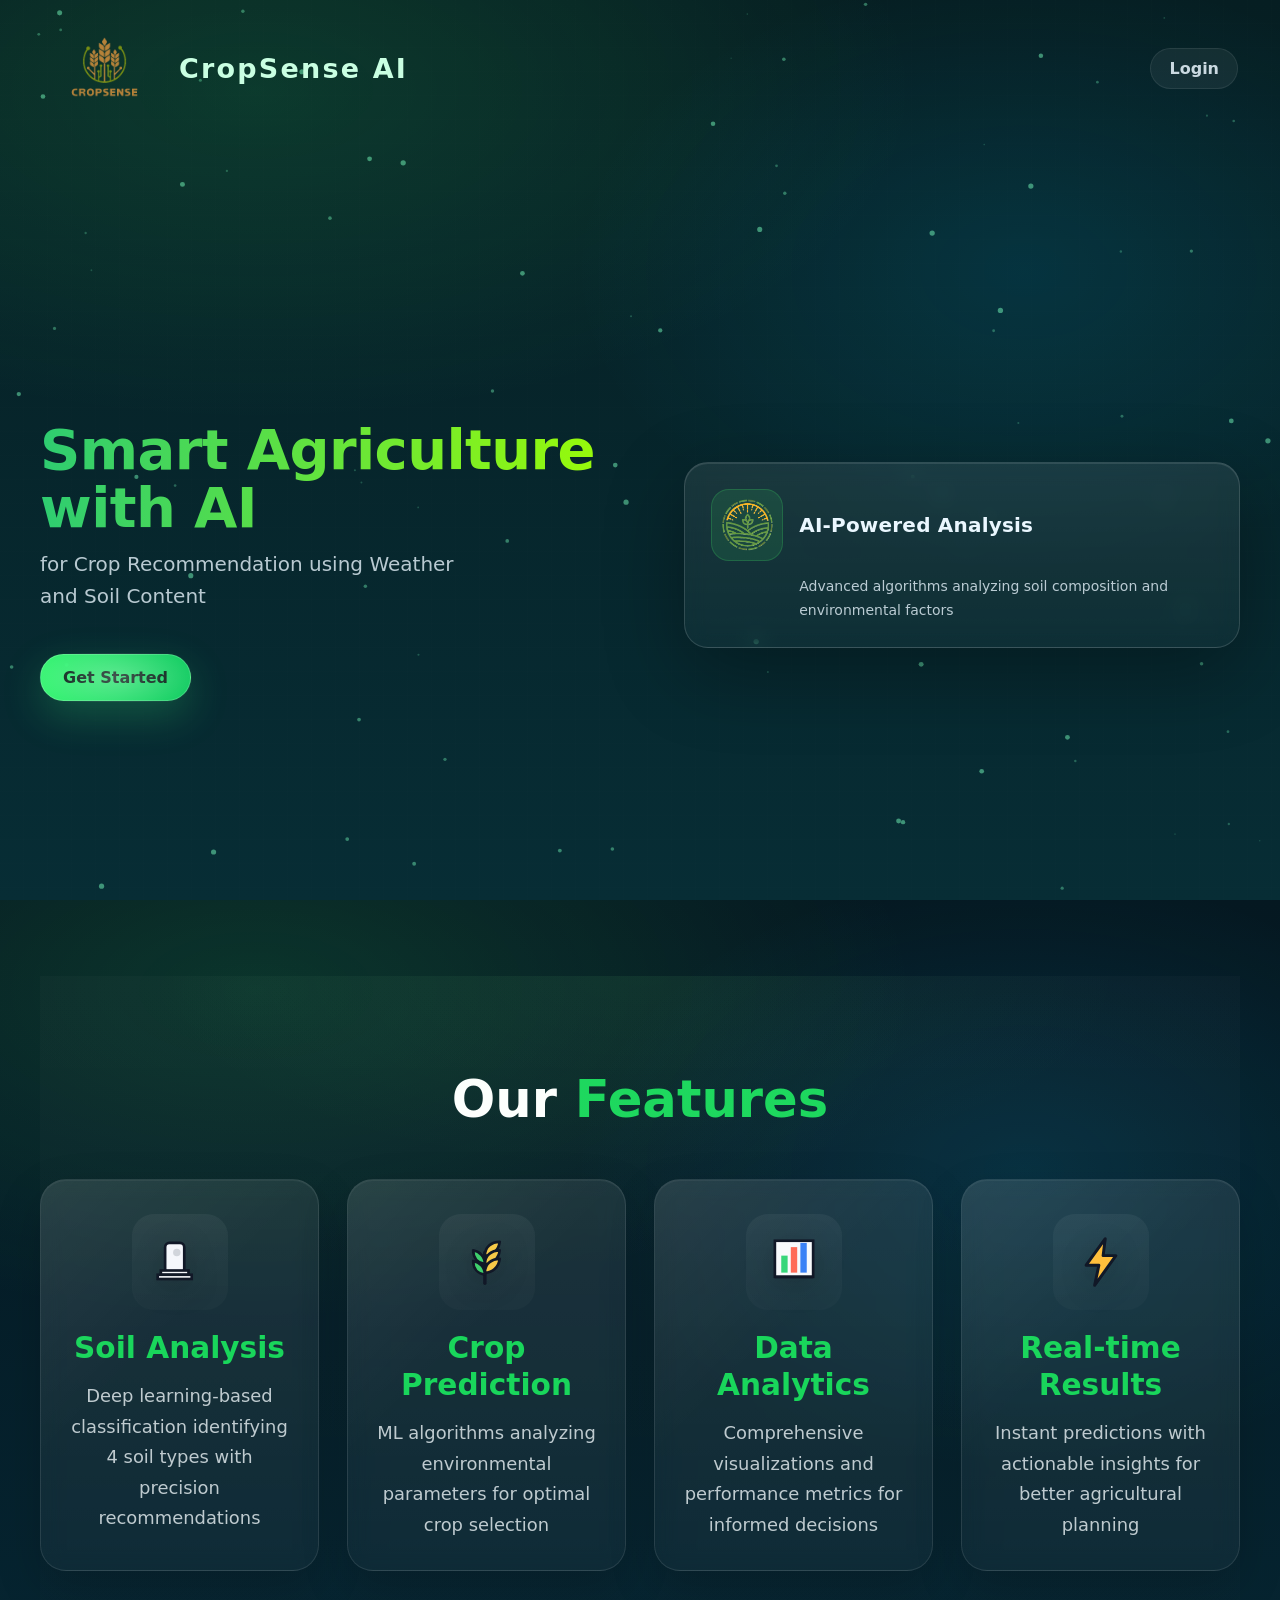
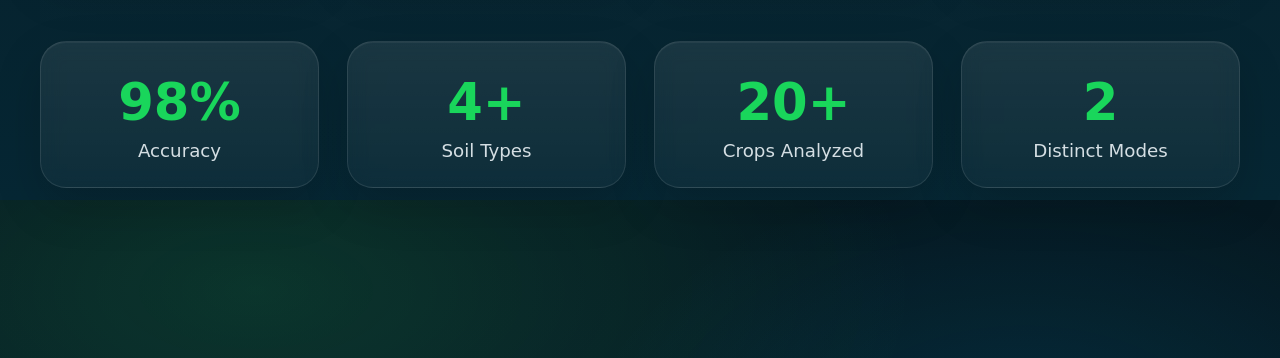
<file: index.html>
<!DOCTYPE html>
<html lang="en">
<head>
  <meta charset="UTF-8" />
  <meta name="viewport" content="width=device-width, initial-scale=1.0" />
  <title>CropSense AI - Smart Agriculture with AI</title>
  <link rel="stylesheet" href="styles.css" />
</head>
<body>
  <!-- Background -->
  <div class="bg-grid" aria-hidden="true"></div>
  <canvas id="dots" class="bg-dots" aria-hidden="true"></canvas>

  <!-- Top Nav -->
  <header class="topbar">
    <div class="brand">
      <img class="brand-logo-main" src="assets/logo_icon.png" alt="AgriTech AI" onerror="this.style.display='none';">
      <div class="brand-logo-fallback" aria-hidden="true">CropSense AI</div>
    </div>

    <a class="login" href="login.html" aria-label="Login">Login</a>
  </header>

  <!-- Hero -->
  <main class="wrap">
    
    <section class="hero">
      
      <div class="hero-left">
        <h1>
          Smart Agriculture<br/>
          with AI
        </h1>

        <p class="subtitle">
          for Crop Recommendation using Weather and Soil Content
        </p>

        <a class="cta" href="login.html">
          Get Started
          <span class="cta-glow" aria-hidden="true"></span>
        </a>
      </div>

      <div class="hero-right">
        <div class="analysis-card">
          <div class="card-top">
            <div class="leaf-badge" aria-hidden="true">
              <!-- Simple inline icon (replaces the leaf illustration) -->
              <img class="mid-logo" src="assets/logo_mid.png" alt="">
            </div>

            <h2>AI-Powered Analysis</h2>
          </div>

          <p class="card-text">
            Advanced algorithms analyzing soil composition and environmental factors
          </p>
        </div>
      </div>
    </section>
    <section class="features-section" id="features">
  <div class="features-header">
    <h2>Our <span>Features</span></h2>
  </div>

  <div class="features-grid">
  <article class="feature-card">
    <div class="feature-icon feature-icon-tile" aria-hidden="true">
      <svg viewBox="0 0 64 64" class="feature-svg">
        <rect x="18" y="14" width="18" height="28" rx="4" fill="#f5f7fb" stroke="#111827" stroke-width="2.5"/>
        <circle cx="29" cy="23" r="3.5" fill="#d1d5db"/>
        <rect x="14" y="40" width="26" height="4" fill="#f5f7fb" stroke="#111827" stroke-width="2.5"/>
        <rect x="11" y="44" width="32" height="4" fill="#f5f7fb" stroke="#111827" stroke-width="2.5"/>
      </svg>
    </div>
    <h3>Soil Analysis</h3>
    <p>Deep learning-based classification identifying 4 soil types with precision recommendations</p>
  </article>

  <article class="feature-card">
    <div class="feature-icon feature-icon-tile" aria-hidden="true">
      <svg viewBox="0 0 64 64" class="feature-svg">
        <path d="M30 52V23" stroke="#111827" stroke-width="3.2" stroke-linecap="round"/>
        <path d="M30 26c0-8 6-13 14-13-1 8-7 13-14 13Z" fill="#f7c948" stroke="#111827" stroke-width="2.5" stroke-linejoin="round"/>
        <path d="M30 34c0-8 6-13 14-13-1 8-7 13-14 13Z" fill="#f7c948" stroke="#111827" stroke-width="2.5" stroke-linejoin="round"/>
        <path d="M30 42c0-8 6-13 14-13-1 8-7 13-14 13Z" fill="#f7c948" stroke="#111827" stroke-width="2.5" stroke-linejoin="round"/>
        <path d="M30 34c0-7-5-12-11-13 0 7 4 12 11 13Z" fill="#3ecf6c" stroke="#111827" stroke-width="2.5" stroke-linejoin="round"/>
        <path d="M30 44c0-7-5-12-11-13 0 7 4 12 11 13Z" fill="#3ecf6c" stroke="#111827" stroke-width="2.5" stroke-linejoin="round"/>
      </svg>
    </div>
    <h3>Crop Prediction</h3>
    <p>ML algorithms analyzing environmental parameters for optimal crop selection</p>
  </article>

  <article class="feature-card">
    <div class="feature-icon feature-icon-tile" aria-hidden="true">
      <svg viewBox="0 0 64 64" class="feature-svg">
        <rect x="14" y="12" width="36" height="34" fill="#f8fafc" stroke="#111827" stroke-width="2.5"/>
        <rect x="20" y="26" width="6" height="16" fill="#37d67a"/>
        <rect x="29" y="18" width="6" height="24" fill="#ff6b57"/>
        <rect x="38" y="14" width="6" height="28" fill="#3b82f6"/>
        <line x1="14" y1="46" x2="50" y2="46" stroke="#111827" stroke-width="2.5"/>
      </svg>
    </div>
    <h3>Data Analytics</h3>
    <p>Comprehensive visualizations and performance metrics for informed decisions</p>
  </article>

  <article class="feature-card">
    <div class="feature-icon feature-icon-tile" aria-hidden="true">
      <svg viewBox="0 0 64 64" class="feature-svg">
        <path d="M36 10 18 35h12l-4 19 20-28H34l2-16Z" fill="#ffbf3c" stroke="#111827" stroke-width="2.8" stroke-linejoin="round"/>
      </svg>
    </div>
    <h3>Real-time Results</h3>
    <p>Instant predictions with actionable insights for better agricultural planning</p>
  </article>
</div>


  <div class="stats-grid">
    <div class="stat-card">
      <h4>98%</h4>
      <p>Accuracy</p>
    </div>

    <div class="stat-card">
      <h4>4+</h4>
      <p>Soil Types</p>
    </div>

    <div class="stat-card">
      <h4>20+</h4>
      <p>Crops Analyzed</p>
    </div>

    <div class="stat-card">
      <h4>2</h4>
      <p>Distinct Modes</p>
    </div>
  </div>
</section>

  </main>
<!-- features section -->

  <script src="app.js"></script>
</body>
</html>
</file>
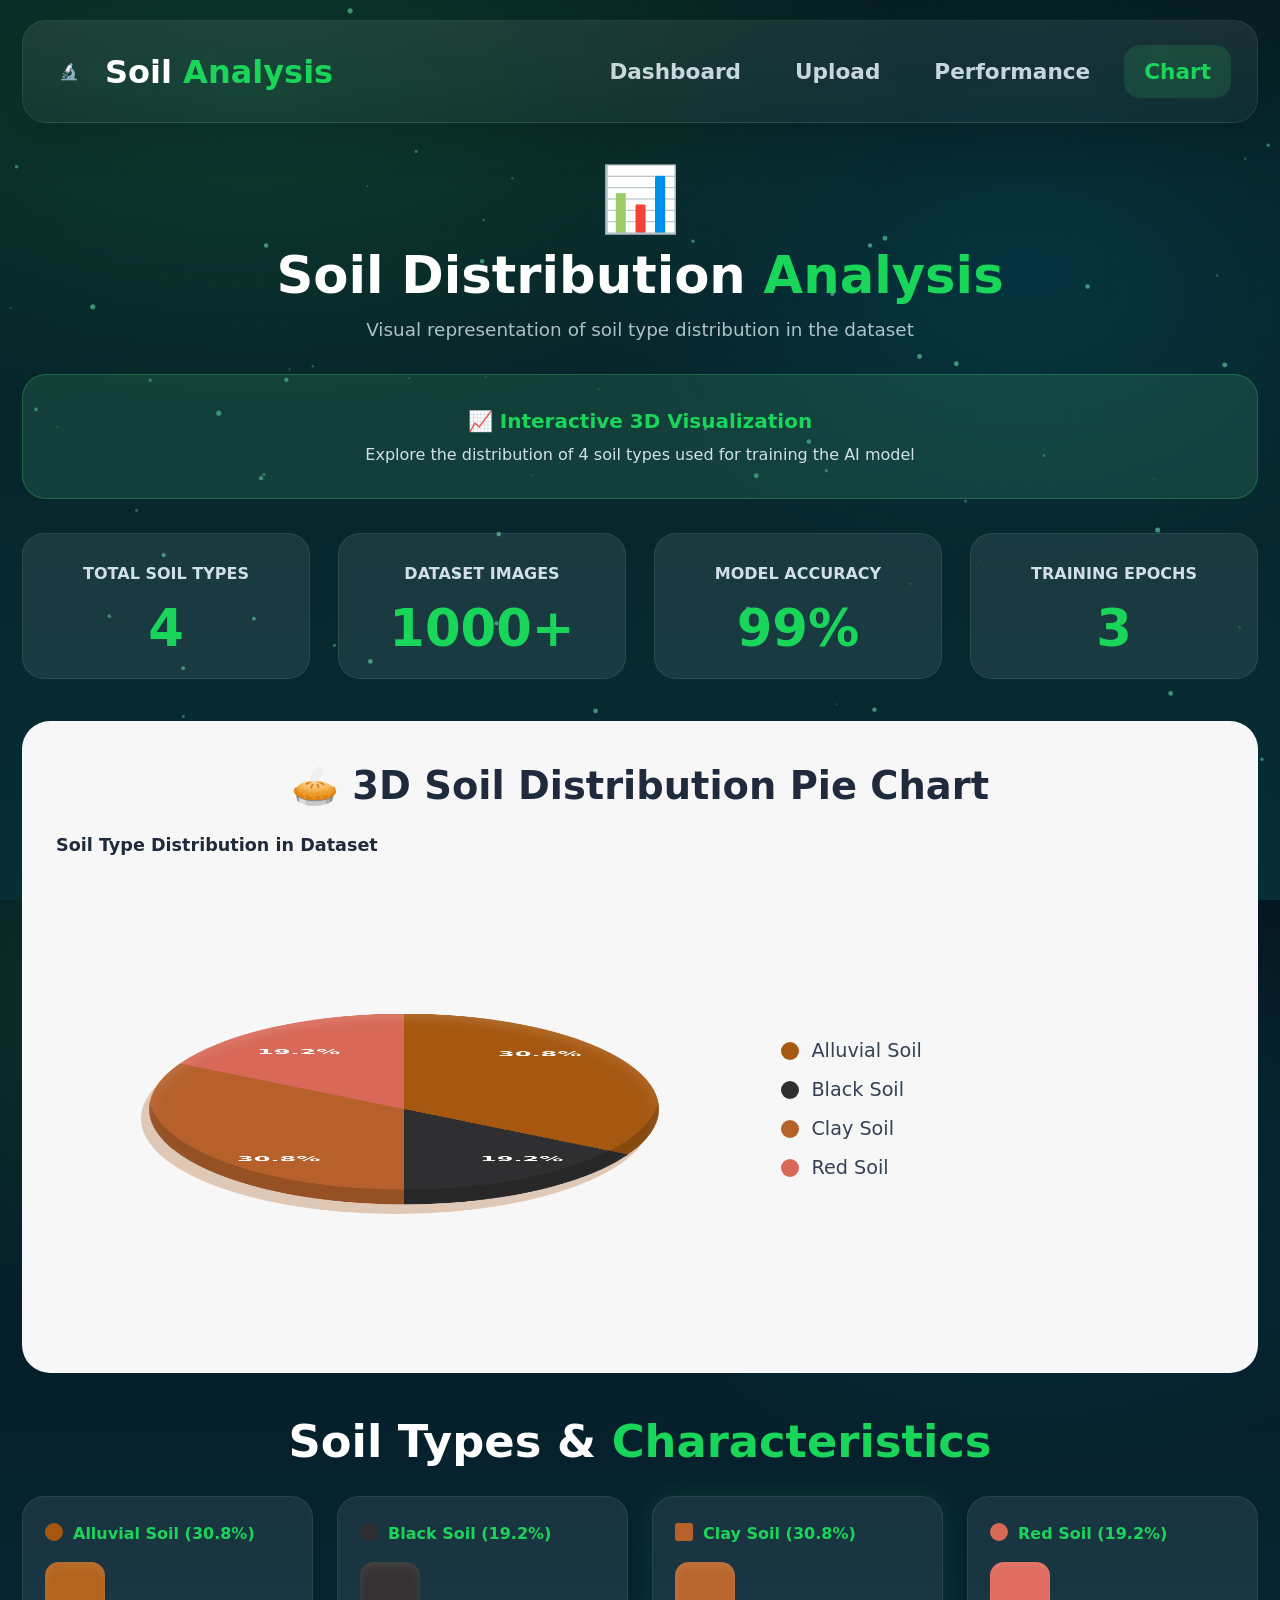
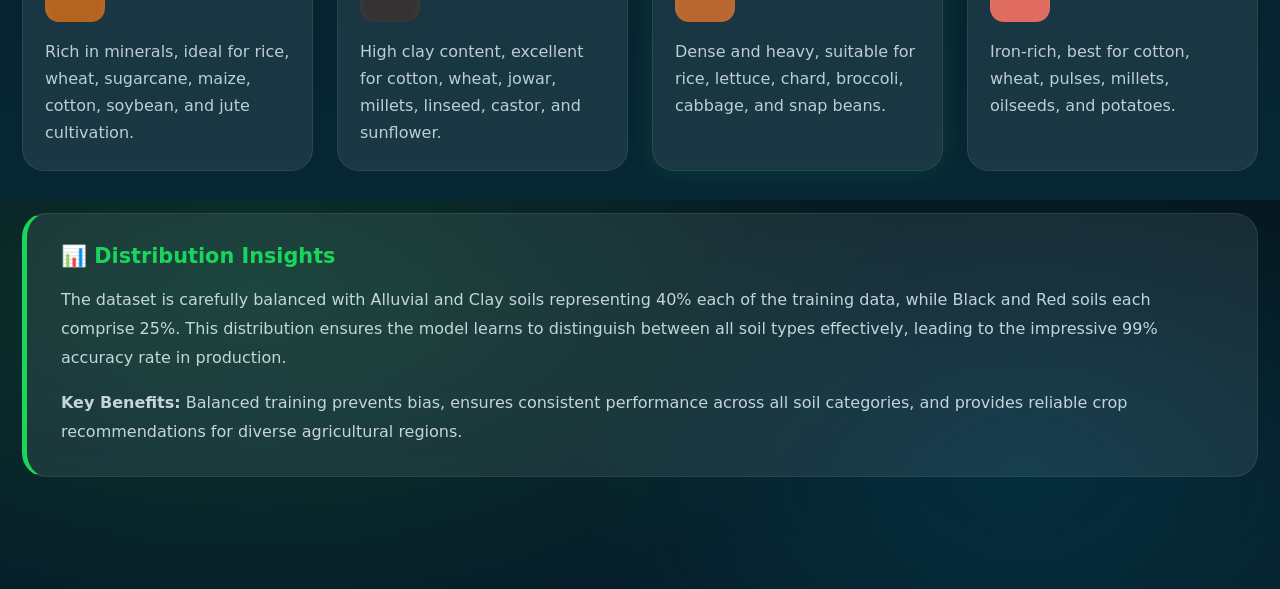
<file: charts.html>
<!DOCTYPE html>
<html lang="en">
<head>
  <meta charset="UTF-8" />
  <meta name="viewport" content="width=device-width, initial-scale=1.0" />
  <title>Soil Distribution Analysis - CropSense AI</title>
  <link rel="stylesheet" href="styles.css" />
</head>
<body>
  <div class="bg-grid" aria-hidden="true"></div>
  <canvas id="dots" class="bg-dots" aria-hidden="true"></canvas>

  <main class="soil-page-wrap charts-page-wrap">
    <header class="soil-topbar">
      <div class="soil-brand">
        <div class="soil-brand-icon">🔬</div>
        <h1>Soil <span>Analysis</span></h1>
      </div>

      <nav class="soil-nav">
        <a href="dashboard.html">Dashboard</a>
        <a href="soil-analysis.html">Upload</a>
        <a href="performance.html">Performance</a>
        <a href="charts.html" class="is-active">Chart</a>
      </nav>
    </header>

    <section class="charts-hero">
      <div class="charts-hero-icon">📊</div>
      <h2>Soil Distribution <span>Analysis</span></h2>
      <p>Visual representation of soil type distribution in the dataset</p>
    </section>

    <section class="charts-banner">
      <h3>📈 Interactive 3D Visualization</h3>
      <p>Explore the distribution of 4 soil types used for training the AI model</p>
    </section>

    <section class="charts-stat-grid">
      <article class="charts-stat-card">
        <h4>TOTAL SOIL TYPES</h4>
        <div class="charts-stat-value">4</div>
      </article>

      <article class="charts-stat-card">
        <h4>DATASET IMAGES</h4>
        <div class="charts-stat-value">1000+</div>
      </article>

      <article class="charts-stat-card">
        <h4>MODEL ACCURACY</h4>
        <div class="charts-stat-value">99%</div>
      </article>

      <article class="charts-stat-card">
        <h4>TRAINING EPOCHS</h4>
        <div class="charts-stat-value">3</div>
      </article>
    </section>

    <section class="pie-chart-section">
  <div class="pie-chart-card">
    <h3>🥧 3D Soil Distribution Pie Chart</h3>
    <div class="pie-chart-subtitle">Soil Type Distribution in Dataset</div>

    <div class="pie-chart-layout">
      <div class="pie-visual">
        <div class="pie-chart-3d interactive-pie" id="interactivePie">
          <div class="pie-hotspot hotspot-alluvial" data-label="Alluvial Soil" data-value="30.8%"></div>
          <div class="pie-hotspot hotspot-black" data-label="Black Soil" data-value="19.2%"></div>
          <div class="pie-hotspot hotspot-clay" data-label="Clay Soil" data-value="30.8%"></div>
          <div class="pie-hotspot hotspot-red" data-label="Red Soil" data-value="19.2%"></div>

          <div class="pie-slice slice-alluvial"><span>30.8%</span></div>
          <div class="pie-slice slice-black"><span>19.2%</span></div>
          <div class="pie-slice slice-clay"><span>30.8%</span></div>
          <div class="pie-slice slice-red"><span>19.2%</span></div>

          <div class="pie-tooltip" id="pieTooltip"></div>
        </div>
      </div>

      <div class="pie-legend">
        <div class="legend-item"><span class="legend-dot alluvial"></span>Alluvial Soil</div>
        <div class="legend-item"><span class="legend-dot black"></span>Black Soil</div>
        <div class="legend-item"><span class="legend-dot clay"></span>Clay Soil</div>
        <div class="legend-item"><span class="legend-dot red"></span>Red Soil</div>
      </div>
    </div>
  </div>
</section>

    <section class="soil-characteristics-section">
      <h3>Soil Types & <span>Characteristics</span></h3>

      <div class="soil-characteristics-grid">
        <article class="soil-character-card">
          <div class="soil-character-top">
            <span class="legend-dot alluvial"></span>
            <h4>Alluvial Soil (30.8%)</h4>
          </div>
          <div class="soil-character-swatch alluvial"></div>
          <p>Rich in minerals, ideal for rice, wheat, sugarcane, maize, cotton, soybean, and jute cultivation.</p>
        </article>

        <article class="soil-character-card">
          <div class="soil-character-top">
            <span class="legend-dot black"></span>
            <h4>Black Soil (19.2%)</h4>
          </div>
          <div class="soil-character-swatch black"></div>
          <p>High clay content, excellent for cotton, wheat, jowar, millets, linseed, castor, and sunflower.</p>
        </article>

        <article class="soil-character-card soil-character-card--active">
          <div class="soil-character-top">
            <span class="legend-dot clay square"></span>
            <h4>Clay Soil (30.8%)</h4>
          </div>
          <div class="soil-character-swatch clay"></div>
          <p>Dense and heavy, suitable for rice, lettuce, chard, broccoli, cabbage, and snap beans.</p>
        </article>

        <article class="soil-character-card">
          <div class="soil-character-top">
            <span class="legend-dot red"></span>
            <h4>Red Soil (19.2%)</h4>
          </div>
          <div class="soil-character-swatch red"></div>
          <p>Iron-rich, best for cotton, wheat, pulses, millets, oilseeds, and potatoes.</p>
        </article>
      </div>
    </section>

    <section class="distribution-insights-card">
      <h3>📊 Distribution Insights</h3>
      <p>
        The dataset is carefully balanced with Alluvial and Clay soils representing 40% each of the training data,
        while Black and Red soils each comprise 25%. This distribution ensures the model learns to distinguish
        between all soil types effectively, leading to the impressive 99% accuracy rate in production.
      </p>
      <p>
        <strong>Key Benefits:</strong> Balanced training prevents bias, ensures consistent performance across all soil
        categories, and provides reliable crop recommendations for diverse agricultural regions.
      </p>
    </section>
  </main>

  <script src="app.js"></script>
</body>
</html>
</file>
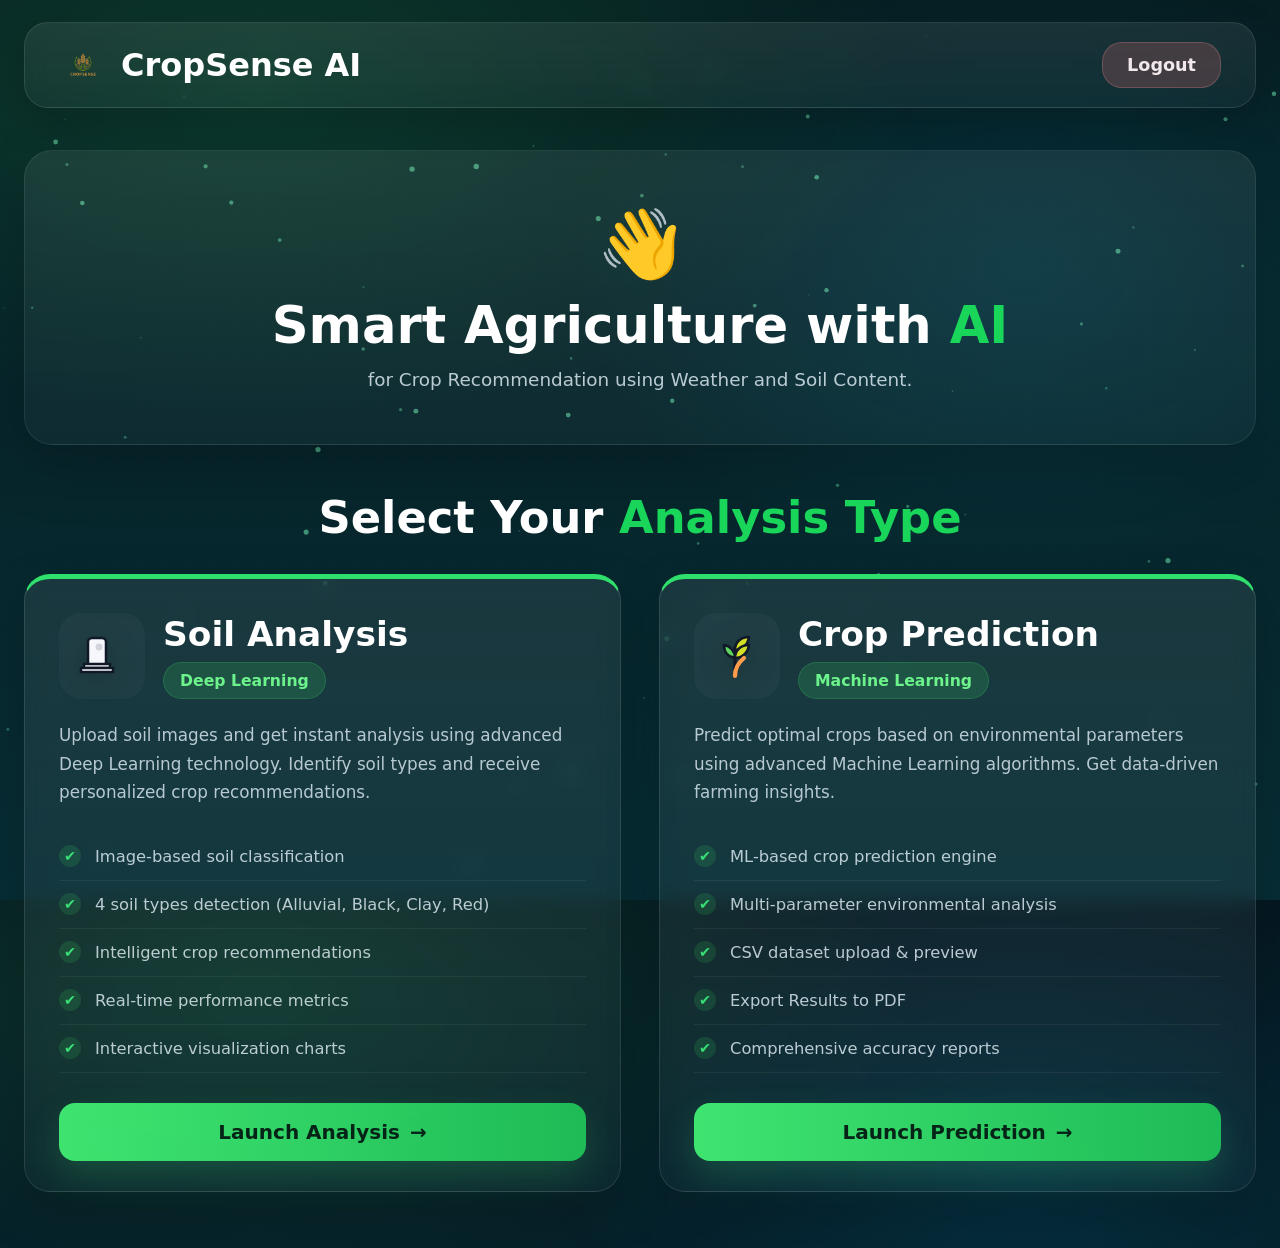
<file: dashboard.html>
<!DOCTYPE html>
<html lang="en">
<head>
  <meta charset="UTF-8" />
  <meta name="viewport" content="width=device-width, initial-scale=1.0" />
  <title>Dashboard - CropSense AI</title>
  <link rel="stylesheet" href="styles.css" />
</head>
<body>
  <div class="bg-grid" aria-hidden="true"></div>
  <canvas id="dots" class="bg-dots" aria-hidden="true"></canvas>

  <main class="dashboard-wrap">
    <header class="dashboard-topbar">
      <div class="dashboard-brand">
        <img src="assets/logo_icon.png" alt="CropSense AI logo" class="dashboard-brand-logo" onerror="this.style.display='none';">
        <span>CropSense AI</span>
      </div>

      <a href="login.html" class="dashboard-logout">Logout</a>
    </header>

    <section class="dashboard-hero">
      <div class="dashboard-hero-icon">👋</div>
      <h1>Smart Agriculture with <span>AI</span></h1>
      <p>for Crop Recommendation using Weather and Soil Content.</p>
    </section>

    <section class="analysis-section">
      <h2>Select Your <span>Analysis Type</span></h2>

      <div class="analysis-grid">
        <article class="analysis-option-card">
          <div class="analysis-card-top">
            <div class="analysis-icon-box">
              <svg viewBox="0 0 64 64" class="analysis-svg">
                <rect x="18" y="14" width="18" height="28" rx="4" fill="#f5f7fb" stroke="#111827" stroke-width="2.5"/>
                <circle cx="29" cy="23" r="3.5" fill="#d1d5db"/>
                <rect x="14" y="40" width="26" height="4" fill="#f5f7fb" stroke="#111827" stroke-width="2.5"/>
                <rect x="11" y="44" width="32" height="4" fill="#f5f7fb" stroke="#111827" stroke-width="2.5"/>
              </svg>
            </div>

            <div>
              <h3>Soil Analysis</h3>
              <span class="analysis-tag">Deep Learning</span>
            </div>
          </div>

          <p class="analysis-desc">
            Upload soil images and get instant analysis using advanced Deep Learning
            technology. Identify soil types and receive personalized crop
            recommendations.
          </p>

          <ul class="analysis-features">
            <li>Image-based soil classification</li>
            <li>4 soil types detection (Alluvial, Black, Clay, Red)</li>
            <li>Intelligent crop recommendations</li>
            <li>Real-time performance metrics</li>
            <li>Interactive visualization charts</li>
          </ul>

          <a href="soil-analysis.html" class="analysis-action">Launch Analysis <span>→</span></a>
        </article>

        <article class="analysis-option-card">
          <div class="analysis-card-top">
            <div class="analysis-icon-box">
              <svg viewBox="0 0 64 64" class="analysis-svg">
                <path d="M30 52V23" stroke="#111827" stroke-width="3.2" stroke-linecap="round"/>
                <path d="M30 26c0-8 6-13 14-13-1 8-7 13-14 13Z" fill="#d2de27" stroke="#111827" stroke-width="2.5" stroke-linejoin="round"/>
                <path d="M30 34c0-8 6-13 14-13-1 8-7 13-14 13Z" fill="#d2de27" stroke="#111827" stroke-width="2.5" stroke-linejoin="round"/>
                <path d="M30 34c0-7-5-12-11-13 0 7 4 12 11 13Z" fill="#5dd45d" stroke="#111827" stroke-width="2.5" stroke-linejoin="round"/>
                <path d="M30 52c0-8 3-13 9-18" stroke="#ff9d4d" stroke-width="4.2" stroke-linecap="round"/>
              </svg>
            </div>

            <div>
              <h3>Crop Prediction</h3>
              <span class="analysis-tag">Machine Learning</span>
            </div>
          </div>

          <p class="analysis-desc">
            Predict optimal crops based on environmental parameters using advanced
            Machine Learning algorithms. Get data-driven farming insights.
          </p>

          <ul class="analysis-features">
            <li>ML-based crop prediction engine</li>
            <li>Multi-parameter environmental analysis</li>
            <li>CSV dataset upload & preview</li>
            <li>Export Results to PDF</li>
            <li>Comprehensive accuracy reports</li>
          </ul>

          <a href="crop-prediction.html" class="analysis-action">Launch Prediction <span>→</span></a>
        </article>
      </div>
    </section>
  </main>

  <script src="app.js"></script>
</body>
</html>
</file>
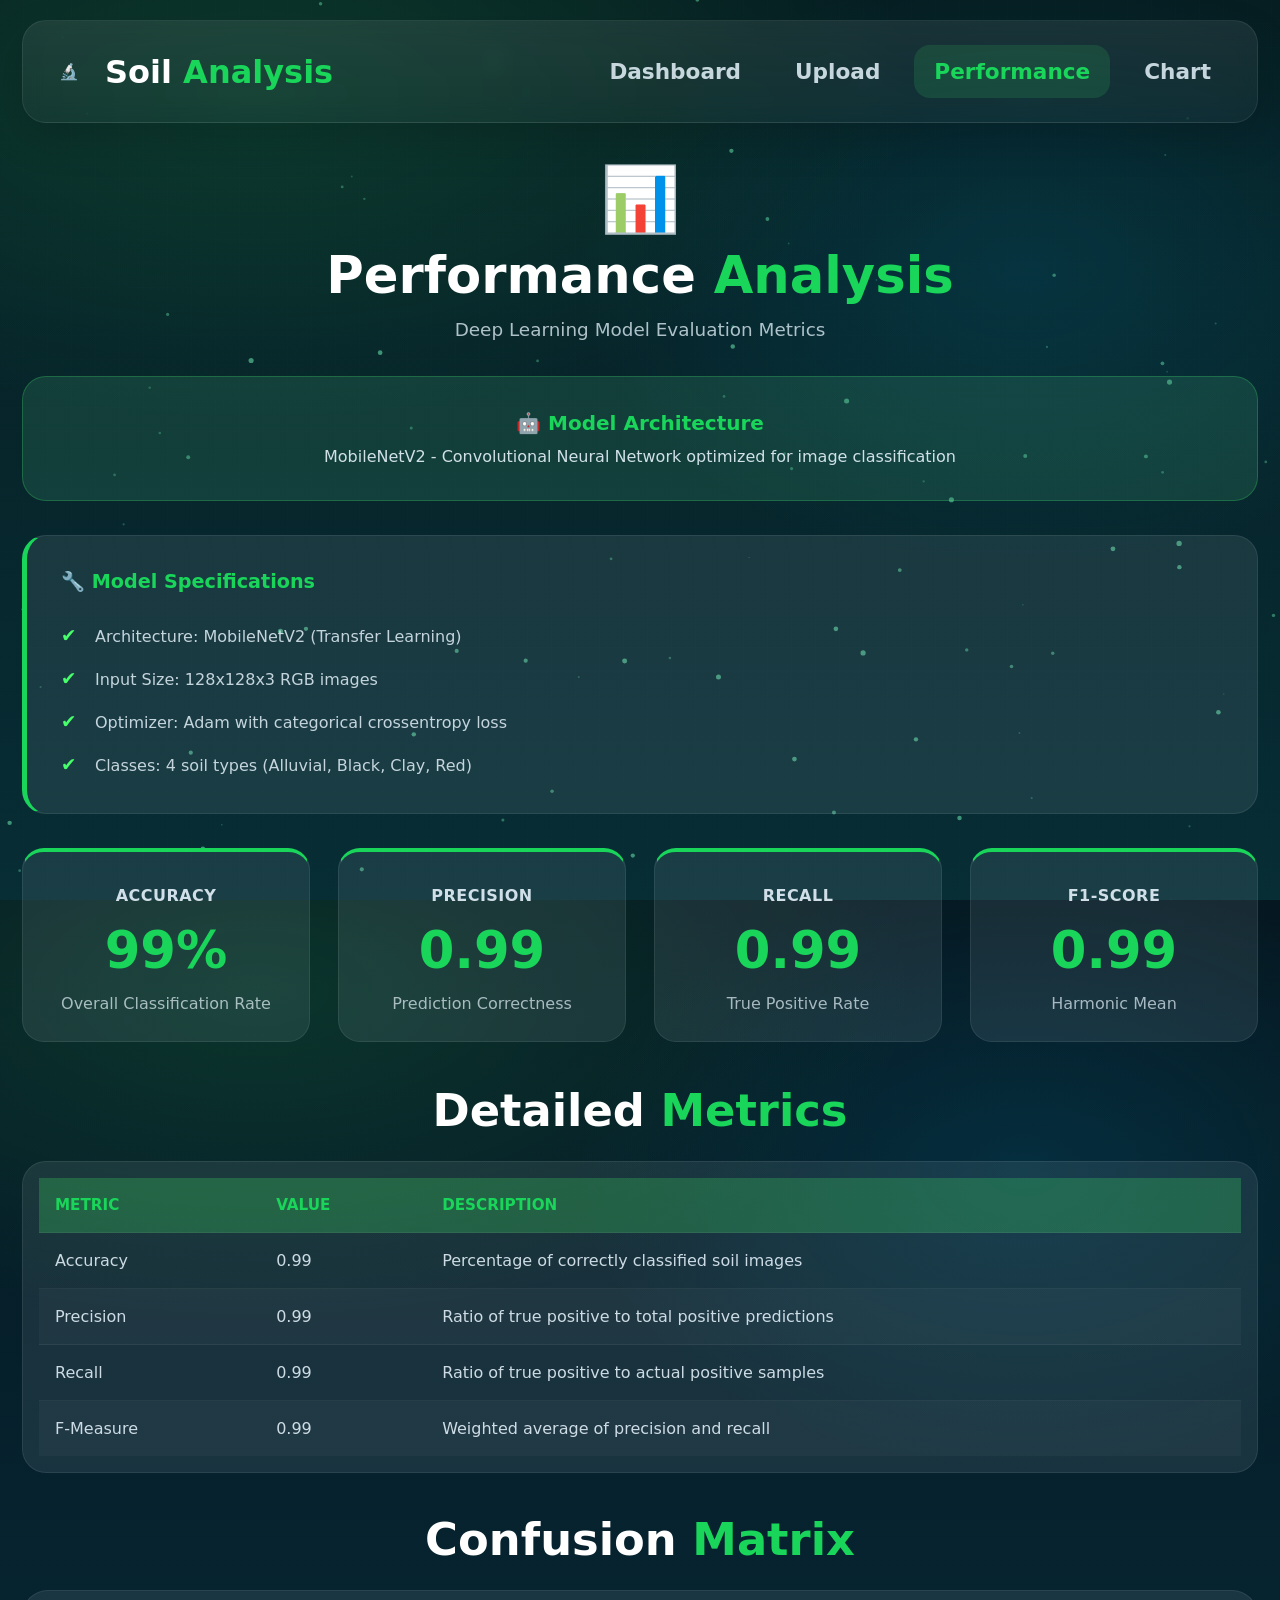
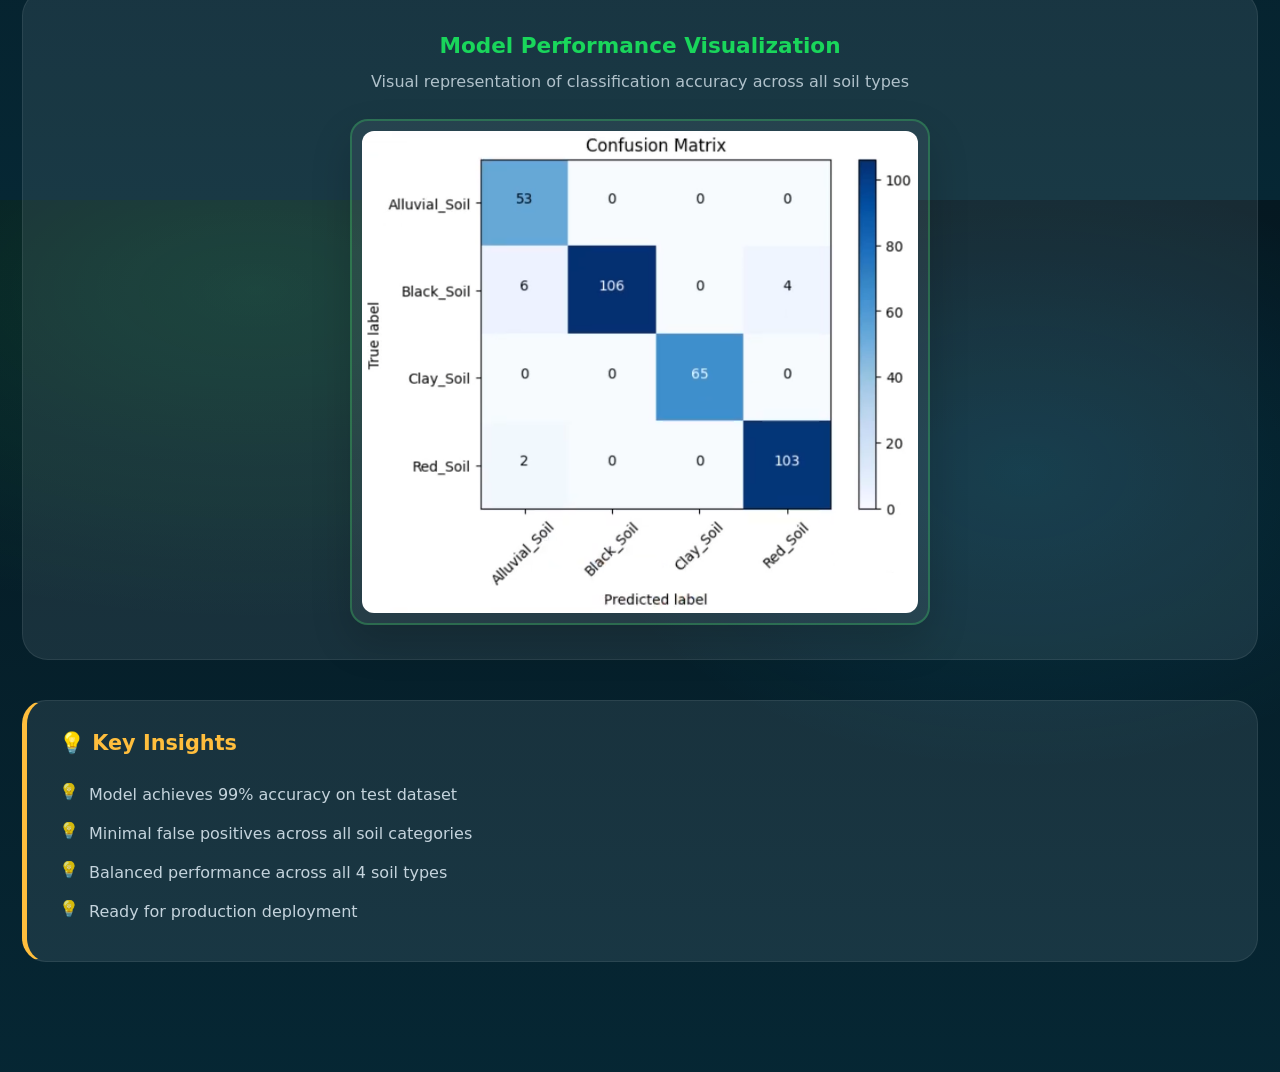
<file: performance.html>
<!DOCTYPE html>
<html lang="en">
<head>
  <meta charset="UTF-8" />
  <meta name="viewport" content="width=device-width, initial-scale=1.0" />
  <title>Performance Analysis - CropSense AI</title>
  <link rel="stylesheet" href="styles.css" />
</head>
<body>
  <div class="bg-grid" aria-hidden="true"></div>
  <canvas id="dots" class="bg-dots" aria-hidden="true"></canvas>

  <main class="soil-page-wrap performance-page-wrap">
    <header class="soil-topbar">
      <div class="soil-brand">
        <div class="soil-brand-icon">🔬</div>
        <h1>Soil <span>Analysis</span></h1>
      </div>

      <nav class="soil-nav">
        <a href="dashboard.html">Dashboard</a>
        <a href="soil-analysis.html">Upload</a>
        <a href="performance.html" class="is-active">Performance</a>
        <a href="charts.html">Chart</a>
      </nav>
    </header>

    <section class="performance-hero">
      <div class="performance-icon">📊</div>
      <h2>Performance <span>Analysis</span></h2>
      <p>Deep Learning Model Evaluation Metrics</p>
    </section>

    <section class="performance-model-banner">
      <h3>🤖 Model Architecture</h3>
      <p>MobileNetV2 - Convolutional Neural Network optimized for image classification</p>
    </section>

    <section class="performance-specs-card">
      <h3>🔧 Model Specifications</h3>
      <ul class="performance-spec-list">
        <li>Architecture: MobileNetV2 (Transfer Learning)</li>
        <li>Input Size: 128x128x3 RGB images</li>
        <li>Optimizer: Adam with categorical crossentropy loss</li>
        <li>Classes: 4 soil types (Alluvial, Black, Clay, Red)</li>
      </ul>
    </section>

    <section class="performance-metric-cards">
      <article class="perf-metric-card">
        <h4>ACCURACY</h4>
        <div class="perf-metric-value">99%</div>
        <p>Overall Classification Rate</p>
      </article>

      <article class="perf-metric-card">
        <h4>PRECISION</h4>
        <div class="perf-metric-value">0.99</div>
        <p>Prediction Correctness</p>
      </article>

      <article class="perf-metric-card">
        <h4>RECALL</h4>
        <div class="perf-metric-value">0.99</div>
        <p>True Positive Rate</p>
      </article>

      <article class="perf-metric-card">
        <h4>F1-SCORE</h4>
        <div class="perf-metric-value">0.99</div>
        <p>Harmonic Mean</p>
      </article>
    </section>

    <section class="performance-table-card">
      <h3>Detailed <span>Metrics</span></h3>

      <div class="performance-table-wrap">
        <table class="performance-table">
          <thead>
            <tr>
              <th>METRIC</th>
              <th>VALUE</th>
              <th>DESCRIPTION</th>
            </tr>
          </thead>
          <tbody>
            <tr>
              <td>Accuracy</td>
              <td>0.99</td>
              <td>Percentage of correctly classified soil images</td>
            </tr>
            <tr>
              <td>Precision</td>
              <td>0.99</td>
              <td>Ratio of true positive to total positive predictions</td>
            </tr>
            <tr>
              <td>Recall</td>
              <td>0.99</td>
              <td>Ratio of true positive to actual positive samples</td>
            </tr>
            <tr>
              <td>F-Measure</td>
              <td>0.99</td>
              <td>Weighted average of precision and recall</td>
            </tr>
          </tbody>
        </table>
      </div>
    </section>

    <section class="performance-chart-section">
      <h3>Confusion <span>Matrix</span></h3>

      <div class="performance-chart-card">
        <h4>Model Performance Visualization</h4>
        <p>Visual representation of classification accuracy across all soil types</p>

        <div class="confusion-chart-frame">
          <img src="assets/confusion-matrix.png" alt="Confusion Matrix">
        </div>
      </div>
    </section>

    <section class="performance-insights-card">
      <h3>💡 Key Insights</h3>
      <ul>
        <li>Model achieves 99% accuracy on test dataset</li>
        <li>Minimal false positives across all soil categories</li>
        <li>Balanced performance across all 4 soil types</li>
        <li>Ready for production deployment</li>
      </ul>
    </section>
  </main>

  <script src="app.js"></script>
</body>
</html>
</file>
<file: styles.css>
:root{
  --bg0:#051821;
  --bg1:#062734;
  --card:#0C3A48;
  --card2:#0a2f3c;
  --text:#EAF7FF;
  --muted:rgba(234,247,255,.78);
  --green:#46ff6a;
  --green2:#19d65b;
  --line:rgba(255,255,255,.12);
}
html {
  scroll-behavior: smooth;
}
*{box-sizing:border-box}
html,body{height:100%}
body{
  margin:0;
  font-family: ui-sans-serif, system-ui, -apple-system, Segoe UI, Roboto, Arial, "Noto Sans", "Liberation Sans", sans-serif;
  color:var(--text);
  overflow-x:hidden;
  overflow-y:auto;
  background: radial-gradient(1200px 600px at 20% 10%, rgba(56,255,110,.12), transparent 55%),
              radial-gradient(900px 600px at 80% 30%, rgba(0,190,255,.11), transparent 50%),
              linear-gradient(180deg, var(--bg0), var(--bg1));
}

.bg-grid{
  position:absolute; inset:0;
  background:
    linear-gradient(transparent 23px, rgba(255,255,255,.05) 24px) 0 0/24px 24px,
    linear-gradient(90deg, transparent 23px, rgba(255,255,255,.05) 24px) 0 0/24px 24px;
  opacity:.18;
  pointer-events:none;
}
.bg-dots{
  position:absolute; inset:0;
  width:100%; height:100%;
  pointer-events:none;
  opacity:.9;
}

.topbar{
  position:relative;
  z-index:5;
  padding:18px 42px;
  display:flex;
  justify-content:space-between;
  align-items:center;
}
.brand{
  display:flex;
  align-items:center;
  gap:12px;
}
.brand-logo-main{
  height:100px;
  width:auto;
}
.brand-logo-fallback{
  font-weight:600;
  font-size: 27px;
  letter-spacing:2.2px;
  color:#C9FFE2;
}
.login{
  color:rgba(234,247,255,.85);
  text-decoration:none;
  font-weight:700;
  padding:10px 18px;
  border-radius:999px;
  background:rgba(255,255,255,.06);
  border:1px solid rgba(255,255,255,.08);
  transition:.2s ease;
}
.login:hover{
  background:rgba(255,255,255,.10);
}
.mid-logo{
  height: 55px;
  width: auto;
}
.wrap{
  position:relative;
  z-index:5;
  width:min(1200px, calc(100% - 80px));
  margin:0 auto;
  padding:10px 0 60px;
  display:block;
  height:auto;
}


.hero{
  width:100%;
  min-height:calc(100vh - 70px);
  display:grid;
  grid-template-columns: 1.05fr .95fr;
  gap:30px;
  align-items:center;
}


.hero-left h1 {
  margin: 0;
  font-size: 56px;
  line-height: 1.02;
  font-weight: 900;
  letter-spacing: -.6px;

  /* Noticeable High-Contrast Gradient */
  background: linear-gradient(
    90deg, 
    #2ecc71, 
    #a2ff00, 
    #00f2fe, 
    #2ecc71
  );
  
  background-size: 300% auto; /* Increased for more movement */
  -webkit-background-clip: text;
  background-clip: text;
  color: transparent;
  -webkit-text-fill-color: transparent;
  
  /* Faster timing (3s) makes the change more obvious */
  animation: flow 5s linear infinite; 
}

@keyframes flow {
  0% { background-position: 0% center; }
  100% { background-position: 300% center; }
}
.subtitle{
  margin-top:12px;
  max-width:420px;
  color:var(--muted);
  font-size:20px;
  line-height:1.6;
}

.cta{
  margin-top:22px;
  display:inline-flex;
  align-items:center;
  justify-content :center;
  gap:10px;
  padding:13px 22px;
  border-radius:999px;
  background: linear-gradient(90deg, rgba(58,255,119,.95), rgba(21,213,102,.95));
  color:#062017;
  text-decoration:none;
  font-weight:800;
  position:relative;
  border:1px solid rgba(255,255,255,.18);
  box-shadow: 0 14px 40px rgba(60,255,130,.22);
    transition: transform .25s ease, box-shadow .25s ease, background .25s ease;
}
.cta:hover{
  transform: translateY(-3px);
  box-shadow: 0 18px 44px rgba(60,255,130,.28);
  background: linear-gradient(90deg, rgba(72,255,128,.98), rgba(25,214,91,.98));
}
.cta-glow{
  position:absolute; inset:-2px;
  border-radius:999px;
  background: radial-gradient(120px 50px at 50% 50%, rgba(255,255,255,.45), transparent 70%);
  opacity:.55;
  pointer-events:none;
}

.hero-right{
  position:relative;
  display:flex;
  flex-direction:column;
  justify-content:flex-end;
  gap:18px;
}

.analysis-card{
  width:100%;
  background: linear-gradient(180deg, rgba(255,255,255,.08), rgba(255,255,255,.03));
  border:1px solid rgba(255,255,255,.14);
  backdrop-filter: blur(10px);
  border-radius:24px;
  padding:26px 26px 24px;
  box-shadow:
    0 24px 80px rgba(0,0,0,.30),
    inset 0 1px 0 rgba(255,255,255,.10);
  transform: translateY(-6px);
  transition: transform .28s ease, box-shadow .28s ease, border-color .28s ease;
}
.analysis-card:hover {
  transform: translateY(-10px);
  box-shadow:
    0 28px 90px rgba(0,0,0,.34),
    inset 0 1px 0 rgba(255,255,255,.10);
}
.card-top{
  display:flex;
  align-items:center;
  gap:16px;
}
.leaf-badge{
  width:72px;
  height:72px;
  border-radius:18px;
  background: rgba(70,255,106,.10);
  border:1px solid rgba(70,255,106,.18);
  display:flex;
  align-items:center;
  justify-content:center;
}
.analysis-card h2{
  margin:0;
  font-size:20px;
  letter-spacing:.2px;
  font-weight:900;
}
.card-text{
  margin:14px 0 0 88px; /* indent to resemble screenshot */
  color:rgba(234,247,255,.78);
  font-size:14px;
  line-height:1.7;
}

.brand-strip{
  position:relative;
  height:46px;
  display:flex;
  align-items:center;
  justify-content:space-between;
  padding:0 18px;
  border-radius:18px;
  background: rgba(0,0,0,.10);
  border:1px solid rgba(255,255,255,.10);
}
.strip-left{
  display:flex; align-items:center; gap:12px;
}
.brand-logo-icon{
  height:20px;
  width:auto;
}
.strip-fallback{
  font-weight:800;
  font-size:14px;
  display:flex;
  align-items:center;
  gap:10px;
  color:rgba(234,247,255,.9);
}
.strip-fallback .dot{
  width:10px; height:10px; border-radius:50%;
  background: radial-gradient(circle at 35% 35%, #fff, #46ff6a);
  box-shadow: 0 0 18px rgba(70,255,106,.55);
}
.strip-right .strip-dot{
  width:9px;height:9px;border-radius:50%;
  background: rgba(70,255,106,.85);
  box-shadow: 0 0 18px rgba(70,255,106,.45);
}
@keyframes fadeUp {
  from {
    opacity: 0;
    transform: translateY(28px);
  }
  to {
    opacity: 1;
    transform: translateY(0);
  }
}

/* Responsive */
@media (max-width: 900px){
  .wrap{
    width:min(100% - 32px, 1200px);
    padding:20px 0 80px;
  }

  .hero{
    grid-template-columns: 1fr;
    min-height:auto;
  }

  .hero-left h1{
    font-size:42px;
  }

  .card-text{
    margin-left:0;
  }
}


/* ===== Login page (fix layout like screenshot) ===== */  
.wrap-login2{  
  height: calc(100% - 70px);  
  padding: 18px 18px 60px;  

  display:flex;  
  align-items:center;  
  justify-content:center;  
}  

.login-shell{  
  width: min(1050px, 100%);  
  height: min(520px, 72vh);  

  display:grid;  
  grid-template-columns: 1fr 0.95fr; /* left bigger like screenshot */  
  border-radius:24px;  
  overflow:hidden;  

  /* glass background */  
  background: linear-gradient(180deg, rgba(255,255,255,.10), rgba(255,255,255,.03));  
  border: 1px solid rgba(255,255,255,.14);  

  box-shadow: 0 24px 90px rgba(0,0,0,.35);  

  /* IMPORTANT: works best with translucent background */  
  -webkit-backdrop-filter: blur(10px);  
  backdrop-filter: blur(10px);  
}  

.login-left{  
  background: linear-gradient(180deg, rgba(0,0,0,.10), rgba(0,0,0,.06));  
  padding: 44px 42px;  

  display:flex;  
  flex-direction:column;  
  align-items:center;  
  justify-content:flex-start;  
  gap: 16px;  
}  

.left-logo{  
  margin-top: 10px;  
  display:flex;  
  flex-direction:column;  
  align-items:center;  
  gap:10px;  
}  

.left-logo-icon img{  
  width: 84px;  
  height: 84px;  
  object-fit:contain;  
  filter: drop-shadow(0 10px 20px rgba(0,0,0,.25));  
}  

.left-logo-text{  
  font-size: 26px;  
  font-weight: 950;  
  color: #46ff6a;  
  letter-spacing: .2px;  
  text-shadow: 0 0 24px rgba(70,255,106,.18);  
}  

.left-desc{  
  width: 92%;  
  margin: 6px 0 0;  
  color: rgba(234,247,255,.72);  
  line-height: 1.6;  
  font-size: 13.5px;  
  text-align:left;  
}  

.left-domain{  
  margin-top:auto;  
  width:100%;  
  text-align:right;  
  padding-bottom:8px;  

  color: rgba(234,247,255,.90);  
  font-weight: 900;  
  font-size: 24px;  
  opacity: .82;  
}  

.login-right{  
  padding: 38px 34px 26px;  
  background: linear-gradient(180deg, rgba(8,52,64,.12), rgba(8,52,64,.06));  
  border-left: 1px solid rgba(255,255,255,.10);  

  display:flex;  
  flex-direction:column;  
  justify-content:flex-start;  
}  

.login-h2{  
  margin: 0;  
  font-size: 26px;  
  font-weight: 950;  
  letter-spacing: -0.2px;  
}  

.login-hint{  
  margin: 6px 0 18px 0;  
  color: rgba(234,247,255,.75);  
  font-size: 13.5px;  
  line-height: 1.4;  
}  
.login-btn{
  /* Background and Border */
  background: linear-gradient(to bottom, #3cc36d, #28a745);
  border: none;
  border-radius: 12px; /* Smooth rounded corners */
  
  /* Text Styling */
  color: #000000; /* Dark text as seen in the image */
  font-family: Arial, sans-serif;
  font-weight: bold;
  font-size: 16px;
  
  /* Sizing and Layout */
  padding: 15px 40px;
  cursor: pointer;
  transition: opacity 0.2s;
  box-shadow: 0 2px 4px rgba(0,0,0,0.1); /* Optional slight depth */
}
.home-page-btn{/* Background and Border */
  text-align: center;
  background-color: rgb(236, 217, 217);
  border: none;
  border-radius: 12px; /* Smooth rounded corners */
  text-decoration: none;
  
  color: #000000; 
  font-family: Arial, sans-serif;
  font-weight: bold;
  
  /* Sizing and Layout */
  padding: 15px 40px;
  cursor: pointer;
  transition: opacity 0.2s;
  box-shadow: 0 2px 4px rgba(0,0,0,0.1); /* Optional slight depth */
}
.home-page-btn:hover{
  opacity: 0.9;
}

.login-btn:hover {
  opacity: 0.9;
}

.login-form{  
  display:flex;  
  flex-direction:column;  
  gap: 14px;  
  margin-top: 4px;  
}  

.field{  
  display:flex;  
  flex-direction:column;  
  gap:8px;  
  color: rgba(234,247,255,.9);  
  font-size: 13px;  
  font-weight: 800;  
}  

.field input{  
  width: 100%;  
  padding: 10px 12px;  
  border-radius: 10px;  
  border: 1px solid rgba(255,255,255,.18);  
  background: rgba(0,0,0,.12);  

  outline: none;  
  color: rgba(234,247,255,.95);  
  font-size: 13.5px;  
}  

.field input::placeholder{  
  color: rgba(234,247,255,.40);  
}  

.field input:focus{  
  border-color: rgba(70,255,106,.55);  
  box-shadow: 0 0 0 4px rgba(70,255),
}

/* OR in login page */
.divider {
    display: flex;
    align-items: center;
    width: 100%; /* Adjust width as needed */
    margin: 20px 0;
  }
.line {
    flex-grow: 1;
    height: 1px;
    background-color: rgb(230, 216, 216); /* Line color */
  }

  .text {
    padding: 0 15px; /* Space around the text */
    font-family: sans-serif;
    font-size: 14px;
    font-weight: bold;
  }

  /* features page css */
  .features-section {
  position: relative;
  padding: 95px 0 110px;
  z-index: 1;
}
.features-section::before {
  content: "";
  position: absolute;
  inset: 0;
  background:
    linear-gradient(180deg, rgba(255,255,255,.02), rgba(255,255,255,0)),
    radial-gradient(700px 280px at 50% 0%, rgba(70,255,106,.05), transparent 70%);
  pointer-events: none;
}
.features-header {
  text-align: center;
  margin-bottom: 52px;
}

.features-header h2 {
  margin: 0;
  font-size: clamp(2.2rem, 4vw, 3.6rem);
  line-height: 1.1;
  font-weight: 800;
  color: #ffffff;
}

.features-header h2 span {
  color: var(--green2);
}

.features-grid,
.stats-grid {
  display: grid;
  grid-template-columns: repeat(4, 1fr);
  gap: 28px;
}

.features-grid {
  margin-bottom: 70px;
}

.feature-card,
.stat-card {
  background: linear-gradient(180deg, rgba(255,255,255,.08), rgba(255,255,255,.03));
  border: 1px solid rgba(255, 255, 255, 0.10);
  border-radius: 26px;
  backdrop-filter: blur(10px);
  -webkit-backdrop-filter: blur(10px);
  box-shadow:
    0 18px 48px rgba(0,0,0,.16),
    inset 0 1px 0 rgba(255,255,255,.05);

  transition: transform .28s ease, box-shadow .28s ease, border-color .28s ease;
  animation: fadeUp .7s ease both;
}

.feature-card:nth-child(1) { animation-delay: .05s; }
.feature-card:nth-child(2) { animation-delay: .12s; }
.feature-card:nth-child(3) { animation-delay: .19s; }
.feature-card:nth-child(4) { animation-delay: .26s; }

.feature-card {
  overflow: hidden;
  position: relative;
  min-height: 306px;
  padding: 34px 26px 30px;
  text-align: center;
}

.feature-card:hover,
.stat-card:hover {
  transform: translateY(-8px);
  border-color: rgba(70,255,106,.20);
  box-shadow:
    0 24px 56px rgba(0,0,0,.24),
    0 0 0 1px rgba(70,255,106,.05);
}

.feature-icon {
  width: 92px;
  height: 92px;
  margin: 0 auto 20px;
  display: grid;
  place-items: center;
  font-size: 3.1rem;
  line-height: 1;
  border-radius: 20px;
  background: rgba(255,255,255,.03);
}

.feature-card h3 {
  margin: 0 0 14px;
  font-size: 1.85rem;
  font-weight: 900;
  color: var(--green2);
  line-height: 1.25;
}

.feature-card p {
  margin: 0 auto;
  max-width: 255px;
  font-size: 1.12rem;
  line-height: 1.7;
  color: rgba(240,247,250,.78);
}

.stat-card {
  padding: 30px 20px 26px;
  text-align: center;
  animation: fadeUp .7s ease both;
}
.stat-card:nth-child(1) { animation-delay: .1s; }
.stat-card:nth-child(2) { animation-delay: .18s; }
.stat-card:nth-child(3) { animation-delay: .26s; }
.stat-card:nth-child(4) { animation-delay: .34s; }

.stat-card h4 {
  margin: 0 0 8px;
  font-size: clamp(2.5rem, 4vw, 3.7rem);
  font-weight: 900;
  color: var(--green2);
}
.stats-grid {
  position: relative;
}
.stat-card p {
  margin: 0;
  font-size: 1.14rem;
  color: rgba(240,247,250,.88);
}


@media (max-width: 1100px) {
  .features-grid,
  .stats-grid {
    grid-template-columns: repeat(2, 1fr);
  }
}

@media (max-width: 640px) {
  .features-section {
    padding: 70px 0 90px;
  }

  .features-grid,
  .stats-grid {
    grid-template-columns: 1fr;
  }

  .feature-card {
    min-height: auto;
  }

  .feature-card h3 {
    font-size: 1.6rem;
  }

  .feature-card p,
  .stat-card p {
    font-size: 1.05rem;
  }
}

@media (max-width: 1100px) {
  .features-grid,
  .stats-grid {
    grid-template-columns: repeat(2, 1fr);
  }
}

@media (max-width: 640px) {
  .features-section {
    padding: 72px 0 90px;
  }

  .features-grid,
  .stats-grid {
    grid-template-columns: 1fr;
  }

  .feature-card {
    min-height: auto;
  }

  .feature-card h3 {
    font-size: 1.6rem;
  }

  .feature-card p,
  .stat-card p {
    font-size: 1.02rem;
  }
}

.feature-icon-tile {
  width: 96px;
  height: 96px;
  margin: 0 auto 20px;
  display: grid;
  place-items: center;
  border-radius: 22px;
  background: linear-gradient(180deg, rgba(255,255,255,.05), rgba(255,255,255,.02));
}

.feature-svg {
  width: 68px;
  height: 68px;
  display: block;
  filter: drop-shadow(0 6px 14px rgba(0, 0, 0, 0.18));
}

.feature-card::before {
  content: "";
  position: absolute;
  inset: 0;
  background: linear-gradient(135deg, rgba(255,255,255,.05), transparent 42%);
  pointer-events: none;
}
.wrap.wrap-login {
  min-height: calc(100vh - 70px);
  padding: 18px 18px 60px;
  display: flex;
  align-items: center;
  justify-content: center;
}

.login-left {
  background: linear-gradient(180deg, rgba(0,0,0,.10), rgba(0,0,0,.06));
  padding: 44px 42px;
  display: flex;
  align-items: center;
  justify-content: center;
}

.login-left-inner {
  width: 100%;
  max-width: 420px;
  display: flex;
  flex-direction: column;
  align-items: center;
  text-align: center;
}

.left-mark {
  display: flex;
  flex-direction: column;
  align-items: center;
}

.left-logo {
  width: 220px;
  height: auto;
  object-fit: contain;
  margin-bottom: 18px;
}

.left-title {
  font-size: 26px;
  font-weight: 950;
  color: #46ff6a;
  letter-spacing: .2px;
  text-shadow: 0 0 24px rgba(70,255,106,.18);
  margin-bottom: 16px;
}

.left-desc {
  margin: 0;
  max-width: 360px;
  color: rgba(234,247,255,.72);
  line-height: 1.7;
  font-size: 14px;
  text-align: center;
}

.dashboard-wrap {
  position: relative;
  z-index: 5;
  width: min(1380px, calc(100% - 48px));
  margin: 0 auto;
  padding: 22px 0 56px;
}

.dashboard-topbar {
  display: flex;
  align-items: center;
  justify-content: space-between;
  padding: 18px 34px;
  border-radius: 24px;
  background: linear-gradient(180deg, rgba(255,255,255,.08), rgba(255,255,255,.04));
  border: 1px solid rgba(255,255,255,.1);
  backdrop-filter: blur(10px);
  -webkit-backdrop-filter: blur(10px);
  box-shadow: 0 14px 40px rgba(0,0,0,.18);
}

.dashboard-brand {
  display: flex;
  align-items: center;
  gap: 14px;
  font-size: 2rem;
  font-weight: 800;
  color: #ffffff;
}

.dashboard-brand-logo {
  width: 48px;
  height: 48px;
  object-fit: contain;
}

.dashboard-logout {
  text-decoration: none;
  color: #f2e8eb;
  font-weight: 700;
  font-size: 1.1rem;
  padding: 12px 24px;
  border-radius: 20px;
  background: rgba(122, 79, 83, 0.45);
  border: 1px solid rgba(190, 123, 128, 0.35);
  transition: transform .25s ease, background .25s ease;
}

.dashboard-logout:hover {
  transform: translateY(-2px);
  background: rgba(122, 79, 83, 0.6);
}

.dashboard-hero {
  margin-top: 42px;
  padding: 60px 30px 54px;
  text-align: center;
  border-radius: 28px;
  background: linear-gradient(180deg, rgba(255,255,255,.07), rgba(255,255,255,.03));
  border: 1px solid rgba(255,255,255,.08);
  box-shadow: 0 24px 60px rgba(0,0,0,.18);
}

.dashboard-hero-icon {
  font-size: 4.2rem;
  line-height: 1;
  margin-bottom: 18px;
}

.dashboard-hero h1 {
  margin: 0;
  font-size: clamp(2.6rem, 4vw, 4rem);
  line-height: 1.15;
  font-weight: 900;
  color: #ffffff;
}

.dashboard-hero h1 span {
  color: var(--green2);
}

.dashboard-hero p {
  margin: 14px 0 0;
  font-size: 1.15rem;
  color: rgba(234,247,255,.78);
}

.analysis-section {
  margin-top: 46px;
}

.analysis-section h2 {
  margin: 0 0 30px;
  text-align: center;
  font-size: clamp(2.2rem, 3.5vw, 3.3rem);
  font-weight: 900;
  color: #ffffff;
}

.analysis-section h2 span {
  color: var(--green2);
}

.analysis-grid {
  display: grid;
  grid-template-columns: repeat(2, minmax(0, 1fr));
  gap: 38px;
}

.analysis-option-card {
  position: relative;
  padding: 34px 34px 30px;
  border-radius: 26px;
  background: linear-gradient(180deg, rgba(255,255,255,.08), rgba(255,255,255,.03));
  border: 1px solid rgba(255,255,255,.1);
  border-top: 5px solid #2fe06d;
  backdrop-filter: blur(10px);
  -webkit-backdrop-filter: blur(10px);
  box-shadow: 0 22px 54px rgba(0,0,0,.18);
  transition: transform .28s ease, box-shadow .28s ease, border-color .28s ease;
}

.analysis-option-card:hover {
  transform: translateY(-8px);
  box-shadow: 0 28px 70px rgba(0,0,0,.24);
}

.analysis-card-top {
  display: flex;
  align-items: center;
  gap: 18px;
  margin-bottom: 22px;
}

.analysis-icon-box {
  width: 86px;
  height: 86px;
  display: grid;
  place-items: center;
  border-radius: 22px;
  background: rgba(255,255,255,.03);
}

.analysis-svg {
  width: 64px;
  height: 64px;
  display: block;
  filter: drop-shadow(0 6px 14px rgba(0,0,0,.18));
}

.analysis-card-top h3 {
  margin: 0 0 8px;
  font-size: 2.15rem;
  font-weight: 900;
  color: #ffffff;
}

.analysis-tag {
  display: inline-flex;
  align-items: center;
  padding: 8px 16px;
  border-radius: 999px;
  background: rgba(70,255,106,.14);
  border: 1px solid rgba(70,255,106,.16);
  color: #6df38c;
  font-size: .98rem;
  font-weight: 700;
}

.analysis-desc {
  margin: 0 0 26px;
  color: rgba(234,247,255,.76);
  font-size: 1.05rem;
  line-height: 1.7;
}

.analysis-features {
  list-style: none;
  margin: 0 0 30px;
  padding: 0;
}

.analysis-features li {
  position: relative;
  padding: 14px 0 14px 36px;
  color: rgba(234,247,255,.78);
  font-size: 1.02rem;
  border-bottom: 1px solid rgba(255,255,255,.06);
}

.analysis-features li::before {
  content: "✔";
  position: absolute;
  left: 0;
  top: 12px;
  width: 22px;
  height: 22px;
  display: grid;
  place-items: center;
  border-radius: 50%;
  background: rgba(70,255,106,.12);
  color: #39dd75;
  font-size: .9rem;
  font-weight: 800;
}

.analysis-action {
  display: flex;
  align-items: center;
  justify-content: center;
  gap: 10px;
  width: 100%;
  padding: 17px 22px;
  text-decoration: none;
  border-radius: 16px;
  background: linear-gradient(90deg, rgba(63,232,113,.98), rgba(31,190,88,.98));
  color: #052417;
  font-size: 1.25rem;
  font-weight: 800;
  box-shadow: 0 14px 36px rgba(60,255,130,.16);
  transition: transform .25s ease, box-shadow .25s ease;
}

.analysis-action:hover {
  transform: translateY(-2px);
  box-shadow: 0 18px 42px rgba(60,255,130,.24);
}

@media (max-width: 980px) {
  .analysis-grid {
    grid-template-columns: 1fr;
  }

  .dashboard-brand {
    font-size: 1.5rem;
  }

  .dashboard-hero {
    padding: 48px 22px 42px;
  }
}

@media (max-width: 640px) {
  .dashboard-wrap {
    width: min(100% - 24px, 1380px);
  }

  .dashboard-topbar {
    padding: 16px 18px;
    gap: 16px;
  }

  .dashboard-brand {
    font-size: 1.2rem;
  }

  .dashboard-brand-logo {
    width: 38px;
    height: 38px;
  }

  .dashboard-logout {
    padding: 10px 16px;
    font-size: .95rem;
  }

  .analysis-option-card {
    padding: 24px 20px;
  }

  .analysis-card-top {
    flex-direction: column;
    align-items: flex-start;
  }

  .analysis-card-top h3 {
    font-size: 1.7rem;
  }

  .analysis-action {
    font-size: 1.05rem;
  }
}


/* soil-analysis */
.soil-page-wrap {
  position: relative;
  z-index: 5;
  width: min(1860px, calc(100% - 44px));
  margin: 0 auto;
  padding: 20px 0 60px;
}

.soil-topbar {
  display: flex;
  align-items: center;
  justify-content: space-between;
  gap: 20px;
  padding: 24px 26px;
  border-radius: 24px;
  background: linear-gradient(180deg, rgba(255,255,255,.08), rgba(255,255,255,.04));
  border: 1px solid rgba(255,255,255,.08);
  box-shadow: 0 16px 42px rgba(0,0,0,.14);
  backdrop-filter: blur(10px);
  -webkit-backdrop-filter: blur(10px);
}

.soil-brand {
  display: flex;
  align-items: center;
  gap: 16px;
}

.soil-brand-icon {
  width: 40px;
  height: 40px;
  display: grid;
  place-items: center;
}

.soil-brand-svg {
  width: 40px;
  height: 40px;
}

.soil-brand h1 {
  margin: 0;
  font-size: 2rem;
  font-weight: 900;
  color: #ffffff;
}

.soil-brand h1 span {
  color: var(--green2);
}

.soil-nav {
  display: flex;
  align-items: center;
  gap: 14px;
}

.soil-nav a {
  text-decoration: none;
  color: rgba(234,247,255,.84);
  font-size: 1.35rem;
  font-weight: 700;
  padding: 14px 20px;
  border-radius: 16px;
  transition: background .25s ease, color .25s ease, transform .25s ease;
}

.soil-nav a:hover,
.soil-nav a.is-active {
  background: rgba(70,255,106,.12);
  color: var(--green2);
}

.soil-main-card {
  width: min(1020px, 100%);
  margin: 44px auto 0;
  padding: 40px 46px 36px;
  border-radius: 30px;
  background: linear-gradient(180deg, rgba(255,255,255,.08), rgba(255,255,255,.04));
  border: 1px solid rgba(255,255,255,.08);
  box-shadow: 0 26px 70px rgba(0,0,0,.18);
}

.soil-hero {
  text-align: center;
}

.soil-hero-icon {
  font-size: 4rem;
  line-height: 1;
  margin-bottom: 14px;
}

.soil-hero h2 {
  margin: 0;
  font-size: clamp(2.6rem, 4vw, 4rem);
  font-weight: 900;
  color: #ffffff;
}

.soil-hero h2 span {
  color: var(--green2);
}

.soil-hero p {
  margin: 16px 0 0;
  color: rgba(234,247,255,.74);
  font-size: 1.2rem;
  line-height: 1.6;
}

.soil-info-banner {
  margin-top: 34px;
  padding: 28px 26px;
  border-radius: 18px;
  text-align: center;
  background: rgba(64, 153, 113, .22);
  border: 1px solid rgba(70,255,106,.18);
}

.soil-info-banner strong {
  display: block;
  margin-bottom: 10px;
  color: var(--green2);
  font-size: 1.2rem;
  font-weight: 800;
}

.soil-info-banner span {
  color: rgba(234,247,255,.82);
  font-size: 1rem;
}

.upload-shell {
  margin-top: 34px;
  padding: 22px;
  border-radius: 24px;
  background: rgba(255,255,255,.03);
}

.upload-dropzone {
  min-height: 320px;
  border: 3px dashed rgba(70,255,106,.48);
  border-radius: 24px;
  background: rgba(114, 180, 162, 0.12);
  display: flex;
  flex-direction: column;
  align-items: center;
  justify-content: center;
  text-align: center;
  cursor: pointer;
  padding: 36px 24px;
  transition: transform .25s ease, border-color .25s ease, background .25s ease;
}

.upload-dropzone:hover {
  transform: translateY(-2px);
  border-color: rgba(70,255,106,.72);
  background: rgba(114, 180, 162, 0.16);
}

.upload-dropzone-icon {
  font-size: 5rem;
  line-height: 1;
  margin-bottom: 18px;
}

.upload-dropzone h3 {
  margin: 0;
  font-size: 2.1rem;
  font-weight: 900;
  color: #ffffff;
}

.upload-dropzone p {
  margin: 12px 0 0;
  color: rgba(234,247,255,.58);
  font-size: 1.05rem;
}

.analyze-btn {
  width: 100%;
  margin-top: 28px;
  padding: 20px 22px;
  border: none;
  border-radius: 18px;
  background: rgba(183, 196, 209, .44);
  color: rgba(234,247,255,.56);
  font-size: 1.55rem;
  font-weight: 900;
  letter-spacing: .03em;
  box-shadow: 0 0 30px rgba(70,255,106,.12);
}

.soil-types-panel {
  margin-top: 42px;
}

.soil-types-panel h3 {
  margin: 0 0 26px;
  text-align: center;
  font-size: clamp(2rem, 3vw, 3rem);
  font-weight: 900;
  color: #ffffff;
}

.soil-types-panel h3 span {
  color: var(--green2);
}

.soil-types-grid {
  display: grid;
  grid-template-columns: repeat(2, minmax(0, 1fr));
  gap: 18px;
}

.soil-type-card {
  padding: 22px 24px;
  border-radius: 18px;
  background: rgba(196, 212, 224, .2);
  border: 1px solid rgba(255,255,255,.06);
}

.soil-type-head {
  display: flex;
  align-items: center;
  gap: 12px;
  margin-bottom: 10px;
}

.soil-type-head h4 {
  margin: 0;
  font-size: 1.05rem;
  font-weight: 800;
  color: var(--green2);
}

.soil-type-card p {
  margin: 0;
  color: rgba(234,247,255,.72);
  font-size: .95rem;
  line-height: 1.65;
}

.soil-dot {
  width: 20px;
  height: 20px;
  border-radius: 50%;
  border: 2px solid rgba(0,0,0,.35);
  flex-shrink: 0;
}

.soil-dot.alluvial {
  background: #b06d37;
}

.soil-dot.black {
  background: #44484f;
}

.soil-dot.clay {
  background: #a86833;
  border-radius: 2px;
}

.soil-dot.red {
  background: #ff3b30;
}

@media (max-width: 980px) {
  .soil-topbar {
    flex-direction: column;
    align-items: flex-start;
  }

  .soil-nav {
    flex-wrap: wrap;
  }

  .soil-main-card {
    padding: 28px 20px 24px;
  }

  .soil-types-grid {
    grid-template-columns: 1fr;
  }
}

@media (max-width: 640px) {
  .soil-page-wrap {
    width: min(100% - 20px, 1860px);
  }

  .soil-nav a {
    font-size: 1rem;
    padding: 10px 14px;
  }

  .upload-dropzone {
    min-height: 250px;
  }

  .upload-dropzone h3 {
    font-size: 1.6rem;
  }

  .analyze-btn {
    font-size: 1.15rem;
  }
}
.image-preview-block {
  display: none;
  margin-top: 28px;
  text-align: center;
}

.image-preview-block.is-visible {
  display: block;
}

.preview-title {
  margin: 0 0 18px;
  font-size: 1.2rem;
  font-weight: 800;
  color: var(--green2);
}

.image-preview-frame {
  width: min(440px, 100%);
  margin: 0 auto;
  padding: 6px;
  border-radius: 18px;
  border: 2px solid rgba(70,255,106,.35);
  background: rgba(255,255,255,.06);
  box-shadow: 0 14px 30px rgba(0,0,0,.18);
}

.image-preview-frame img {
  display: block;
  width: 100%;
  max-height: 320px;
  object-fit: cover;
  border-radius: 12px;
}

.analyze-btn {
  width: 100%;
  margin-top: 28px;
  padding: 20px 22px;
  border: none;
  border-radius: 18px;
  background: rgba(183, 196, 209, .44);
  color: rgba(234,247,255,.56);
  font-size: 1.55rem;
  font-weight: 900;
  letter-spacing: .03em;
  box-shadow: 0 0 30px rgba(70,255,106,.12);
  transition: background .25s ease, color .25s ease, transform .25s ease, box-shadow .25s ease;
  cursor: not-allowed;
}

.analyze-btn.is-active {
  background: linear-gradient(90deg, rgba(63,232,113,.98), rgba(31,190,88,.98));
  color: #052417;
  cursor: pointer;
  box-shadow: 0 16px 38px rgba(60,255,130,.22);
}

.analyze-btn.is-active:hover {
  transform: translateY(-2px);
}
.result-main-card {
  width: min(1120px, 100%);
}

.result-header {
  text-align: center;
  margin-bottom: 38px;
}

.result-check {
  font-size: 4.4rem;
  margin-bottom: 10px;
}

.result-header h2 {
  margin: 0;
  font-size: clamp(2.8rem, 4vw, 4.2rem);
  font-weight: 900;
  color: #ffffff;
}

.result-header h2 span {
  color: var(--green2);
}

.result-header p {
  margin: 14px 0 0;
  color: rgba(234,247,255,.74);
  font-size: 1.18rem;
}

.result-grid {
  display: grid;
  grid-template-columns: 1fr 1.08fr;
  gap: 34px;
  align-items: start;
}

.result-image-panel h3,
.result-info-card h3 {
  margin: 0 0 18px;
  color: var(--green2);
  font-size: 1.1rem;
  font-weight: 800;
}

.result-image-frame {
  border-radius: 20px;
  overflow: hidden;
  border: 3px solid rgba(70,255,106,.35);
  box-shadow: 0 20px 40px rgba(0,0,0,.18);
  background: rgba(255,255,255,.05);
}

.result-image-frame img {
  width: 100%;
  height: 360px;
  object-fit: cover;
  display: block;
}

.result-side-panels {
  display: flex;
  flex-direction: column;
  gap: 24px;
}

.result-info-card {
  padding: 28px 30px;
  border-radius: 22px;
  background: rgba(196, 212, 224, .12);
  border: 1px solid rgba(70,255,106,.18);
}

.success-card {
  background: rgba(64, 153, 113, .22);
}

.detected-type {
  font-size: 3rem;
  font-weight: 900;
  color: var(--green2);
  line-height: 1.1;
  margin-bottom: 18px;
}

.success-pill {
  display: inline-flex;
  align-items: center;
  justify-content: center;
  padding: 12px 22px;
  border-radius: 999px;
  background: rgba(70,255,106,.12);
  border: 1px solid rgba(70,255,106,.16);
  color: #6df38c;
  font-weight: 700;
}

.download-card {
  text-align: center;
}

.download-report-btn {
  display: inline-flex;
  align-items: center;
  justify-content: center;
  text-decoration: none;
  margin-top: 10px;
  padding: 14px 24px;
  border-radius: 14px;
  border: 1px solid rgba(70,255,106,.28);
  background: rgba(255,255,255,.08);
  color: #ffffff;
  font-size: 1.1rem;
  font-weight: 800;
  transition: transform .25s ease, background .25s ease;
}

.download-report-btn:hover {
  transform: translateY(-2px);
  background: rgba(70,255,106,.12);
}

.result-stats-grid {
  margin-top: 44px;
  display: grid;
  grid-template-columns: repeat(4, 1fr);
  gap: 22px;
}

.result-stat-card {
  padding: 30px 18px;
  text-align: center;
  border-radius: 20px;
  background: rgba(196, 212, 224, .14);
  border: 1px solid rgba(255,255,255,.08);
}

.result-stat-icon {
  font-size: 3rem;
  margin-bottom: 12px;
}

.result-stat-card h4 {
  margin: 0 0 10px;
  color: var(--green2);
  font-size: 1.2rem;
  font-weight: 800;
}

.result-stat-card p {
  margin: 0;
  color: rgba(234,247,255,.74);
  line-height: 1.5;
}

.result-actions {
  margin-top: 34px;
  display: flex;
  justify-content: center;
  gap: 18px;
  flex-wrap: wrap;
}

.result-action-primary,
.result-action-secondary {
  display: inline-flex;
  align-items: center;
  justify-content: center;
  min-width: 250px;
  padding: 16px 24px;
  border-radius: 16px;
  text-decoration: none;
  font-weight: 800;
  font-size: 1.15rem;
}

.result-action-primary {
  background: linear-gradient(90deg, rgba(63,232,113,.98), rgba(31,190,88,.98));
  color: #052417;
}

.result-action-secondary {
  background: rgba(196, 212, 224, .08);
  border: 1px solid rgba(70,255,106,.18);
  color: var(--green2);
}

.report-page {
  margin: 0;
  background: #ececec;
  font-family: ui-sans-serif, system-ui, -apple-system, Segoe UI, Roboto, Arial, sans-serif;
}

.report-sheet {
  width: 794px;
  min-height: 1123px;
  margin: 0 auto;
  background: #10232f;
  color: #eaf7ff;
}

.report-header {
  background: #47cb82;
  color: #0c2029;
  text-align: center;
  padding: 28px 24px 20px;
}

.report-header h1 {
  margin: 0;
  font-size: 2.1rem;
  font-weight: 900;
}

.report-header p {
  margin: 8px 0 0;
  font-size: 1rem;
}

.report-body {
  padding: 58px 48px 40px;
}

.report-status {
  text-align: center;
  margin: 0 0 40px;
  color: rgba(234,247,255,.86);
}

.report-main {
  display: grid;
  grid-template-columns: 1fr 1fr;
  gap: 24px;
  align-items: start;
}

.report-image-frame {
  border-radius: 14px;
  border: 4px solid #47cb82;
  overflow: hidden;
  background: rgba(255,255,255,.05);
}

.report-image-frame img {
  width: 100%;
  height: 220px;
  object-fit: cover;
  display: block;
}

.report-image-block p {
  margin: 10px 0 0;
  text-align: center;
  color: #47cb82;
  font-weight: 700;
}

.report-detected-box {
  padding: 18px 18px 22px;
  border-radius: 14px;
  background: #47cb82;
  color: #0d212b;
  text-align: center;
}

.report-detected-box h3 {
  margin: 0 0 10px;
  font-size: 1.45rem;
  font-weight: 900;
}

.report-detected-box div {
  font-size: 1.45rem;
  font-weight: 900;
}

.report-crops-box {
  margin-top: 14px;
}

.report-crops-box h3 {
  margin: 0 0 10px;
  color: #eaf7ff;
  font-size: 1.1rem;
  border-bottom: 4px solid #47cb82;
  padding-bottom: 6px;
}

.report-crops-box ul {
  margin: 0;
  padding-left: 18px;
  columns: 2;
}

.report-crops-box li {
  margin: 0 0 8px;
}

.report-feature-grid {
  margin-top: 44px;
  display: grid;
  grid-template-columns: repeat(4, 1fr);
  gap: 12px;
}

.report-feature-card {
  background: #253d49;
  border-radius: 10px;
  padding: 14px 10px 12px;
  text-align: center;
}

.report-feature-dot {
  width: 12px;
  height: 12px;
  margin: 0 auto 12px;
  background: #47cb82;
}

.report-feature-card h4 {
  margin: 0 0 8px;
  color: #47cb82;
  font-size: .95rem;
}

.report-feature-card p {
  margin: 0;
  font-size: .8rem;
  color: rgba(234,247,255,.72);
}

.report-footer {
  margin-top: 130px;
  text-align: center;
  color: rgba(234,247,255,.56);
  font-size: .82rem;
  font-style: italic;
}

.report-toolbar {
  position: fixed;
  right: 24px;
  bottom: 24px;
}

@media print {
  .report-toolbar {
    display: none;
  }

  .report-page {
    background: #ffffff;
  }

  .report-sheet {
    margin: 0;
    width: 100%;
    min-height: auto;
  }
}

@media (max-width: 980px) {
  .result-grid,
  .report-main,
  .result-stats-grid {
    grid-template-columns: 1fr;
  }
}
.analysis-loading {
  display: none;
  margin-top: 22px;
  text-align: center;
}

.analysis-loading.is-visible {
  display: block;
}

.analysis-spinner {
  width: 54px;
  height: 54px;
  margin: 0 auto 14px;
  border-radius: 50%;
  border: 4px solid rgba(255,255,255,.16);
  border-top-color: var(--green2);
  animation: soilSpin 0.9s linear infinite;
}

.analysis-loading p {
  margin: 0;
  color: rgba(234,247,255,.8);
  font-size: 1rem;
  font-weight: 600;
}

@keyframes soilSpin {
  to {
    transform: rotate(360deg);
  }
}

/* performace page */
.performance-page-wrap {
  padding-bottom: 70px;
}

.performance-hero {
  text-align: center;
  margin-top: 44px;
  margin-bottom: 36px;
}

.performance-icon {
  font-size: 4rem;
  margin-bottom: 14px;
  line-height: 1;
}

.performance-hero h2 {
  margin: 0;
  font-size: clamp(2.8rem, 4vw, 4.1rem);
  font-weight: 900;
  color: #ffffff;
}

.performance-hero h2 span {
  color: var(--green2);
}

.performance-hero p {
  margin: 14px 0 0;
  color: rgba(234,247,255,.74);
  font-size: 1.15rem;
}

.performance-model-banner {
  width: min(1280px, 100%);
  margin: 0 auto 34px;
  padding: 34px 28px;
  text-align: center;
  border-radius: 24px;
  background: rgba(64, 153, 113, .22);
  border: 1px solid rgba(70,255,106,.22);
}

.performance-model-banner h3 {
  margin: 0 0 12px;
  color: var(--green2);
  font-size: 1.25rem;
  font-weight: 800;
}

.performance-model-banner p {
  margin: 0;
  color: rgba(234,247,255,.88);
  font-size: 1rem;
}

.performance-specs-card {
  width: min(1280px, 100%);
  margin: 0 auto 34px;
  padding: 34px 34px 26px;
  border-radius: 24px;
  background: rgba(196, 212, 224, .10);
  border-left: 5px solid var(--green2);
  border-top: 1px solid rgba(255,255,255,.08);
  border-right: 1px solid rgba(255,255,255,.08);
  border-bottom: 1px solid rgba(255,255,255,.08);
}

.performance-specs-card h3 {
  margin: 0 0 22px;
  color: var(--green2);
  font-size: 1.2rem;
  font-weight: 800;
}

.performance-spec-list {
  list-style: none;
  padding: 0;
  margin: 0;
}

.performance-spec-list li {
  position: relative;
  padding: 12px 0 12px 34px;
  color: rgba(234,247,255,.82);
  font-size: 1rem;
}

.performance-spec-list li::before {
  content: "✔";
  position: absolute;
  left: 0;
  top: 10px;
  color: #46ff6a;
  font-weight: 800;
  font-size: 1.15rem;
}

.performance-metric-cards {
  width: min(1280px, 100%);
  margin: 0 auto 42px;
  display: grid;
  grid-template-columns: repeat(4, minmax(0, 1fr));
  gap: 28px;
}

.perf-metric-card {
  padding: 34px 24px 28px;
  text-align: center;
  border-radius: 22px;
  background: rgba(196, 212, 224, .10);
  border-top: 4px solid var(--green2);
  border-left: 1px solid rgba(255,255,255,.08);
  border-right: 1px solid rgba(255,255,255,.08);
  border-bottom: 1px solid rgba(255,255,255,.08);
}

.perf-metric-card h4 {
  margin: 0 0 20px;
  color: rgba(234,247,255,.88);
  font-size: 1rem;
  font-weight: 800;
  letter-spacing: .03em;
}

.perf-metric-value {
  font-size: clamp(2.6rem, 4vw, 4rem);
  line-height: 1;
  font-weight: 900;
  color: var(--green2);
  margin-bottom: 18px;
}

.perf-metric-card p {
  margin: 0;
  color: rgba(234,247,255,.68);
  font-size: 1rem;
}

.performance-table-card,
.performance-chart-section,
.performance-insights-card {
  width: min(1280px, 100%);
  margin: 0 auto 40px;
}

.performance-table-card h3,
.performance-chart-section h3 {
  margin: 0 0 24px;
  text-align: center;
  font-size: clamp(2.2rem, 3.5vw, 3.2rem);
  font-weight: 900;
  color: #ffffff;
}

.performance-table-card h3 span,
.performance-chart-section h3 span {
  color: var(--green2);
}

.performance-table-wrap {
  border-radius: 24px;
  overflow: hidden;
  background: rgba(196, 212, 224, .10);
  border: 1px solid rgba(255,255,255,.08);
  padding: 16px;
}

.performance-table {
  width: 100%;
  border-collapse: collapse;
  color: #ffffff;
}

.performance-table thead tr {
  background: rgba(70,255,106,.22);
}

.performance-table th,
.performance-table td {
  text-align: left;
  padding: 18px 16px;
}

.performance-table th {
  color: var(--green2);
  font-size: .95rem;
  font-weight: 800;
}

.performance-table td {
  color: rgba(234,247,255,.86);
  border-top: 1px solid rgba(255,255,255,.06);
  font-size: 1rem;
}

.performance-table tbody tr:nth-child(even) {
  background: rgba(255,255,255,.03);
}

.performance-chart-card {
  border-radius: 26px;
  background: rgba(196, 212, 224, .10);
  border: 1px solid rgba(255,255,255,.08);
  padding: 42px 28px 34px;
  text-align: center;
}

.performance-chart-card h4 {
  margin: 0;
  font-size: 1.35rem;
  color: var(--green2);
  font-weight: 800;
}

.performance-chart-card p {
  margin: 14px 0 28px;
  color: rgba(234,247,255,.72);
}

.confusion-chart-frame {
  width: min(580px, 100%);
  margin: 0 auto;
  padding: 10px;
  border-radius: 18px;
  background: rgba(255,255,255,.06);
  border: 2px solid rgba(70,255,106,.24);
  box-shadow: 0 18px 40px rgba(0,0,0,.16);
}

.confusion-chart-frame img {
  display: block;
  width: 100%;
  border-radius: 12px;
}

.performance-insights-card {
  border-radius: 24px;
  background: rgba(196, 212, 224, .10);
  border-left: 5px solid #ffbe3d;
  border-top: 1px solid rgba(255,255,255,.08);
  border-right: 1px solid rgba(255,255,255,.08);
  border-bottom: 1px solid rgba(255,255,255,.08);
  padding: 30px 32px;
}

.performance-insights-card h3 {
  margin: 0 0 20px;
  color: #ffbe3d;
  font-size: 1.3rem;
  font-weight: 800;
}

.performance-insights-card ul {
  list-style: none;
  margin: 0;
  padding: 0;
}

.performance-insights-card li {
  position: relative;
  padding: 10px 0 10px 30px;
  color: rgba(234,247,255,.82);
  font-size: 1rem;
}

.performance-insights-card li::before {
  content: "💡";
  position: absolute;
  left: 0;
  top: 7px;
}

@media (max-width: 980px) {
  .performance-metric-cards {
    grid-template-columns: repeat(2, minmax(0, 1fr));
  }

  .performance-table {
    min-width: 700px;
  }

  .performance-table-wrap {
    overflow-x: auto;
  }
}

@media (max-width: 640px) {
  .performance-metric-cards {
    grid-template-columns: 1fr;
  }

  .performance-model-banner,
  .performance-specs-card,
  .performance-table-card,
  .performance-chart-section,
  .performance-insights-card {
    width: 100%;
  }
}
/* charts css */
.charts-page-wrap {
  padding-bottom: 70px;
}

.charts-hero {
  text-align: center;
  margin-top: 44px;
  margin-bottom: 34px;
}

.charts-hero-icon {
  font-size: 4rem;
  line-height: 1;
  margin-bottom: 14px;
}

.charts-hero h2 {
  margin: 0;
  font-size: clamp(2.8rem, 4vw, 4.1rem);
  font-weight: 900;
  color: #ffffff;
}

.charts-hero h2 span {
  color: var(--green2);
}

.charts-hero p {
  margin: 14px 0 0;
  color: rgba(234,247,255,.74);
  font-size: 1.15rem;
}

.charts-banner {
  width: min(1280px, 100%);
  margin: 0 auto 34px;
  padding: 34px 28px;
  text-align: center;
  border-radius: 24px;
  background: rgba(64, 153, 113, .22);
  border: 1px solid rgba(70,255,106,.22);
}

.charts-banner h3 {
  margin: 0 0 12px;
  color: var(--green2);
  font-size: 1.25rem;
  font-weight: 800;
}

.charts-banner p {
  margin: 0;
  color: rgba(234,247,255,.88);
  font-size: 1rem;
}

.charts-stat-grid {
  width: min(1280px, 100%);
  margin: 0 auto 42px;
  display: grid;
  grid-template-columns: repeat(4, minmax(0, 1fr));
  gap: 28px;
}

.charts-stat-card {
  padding: 30px 24px 24px;
  text-align: center;
  border-radius: 22px;
  background: rgba(196, 212, 224, .10);
  border: 1px solid rgba(255,255,255,.08);
}

.charts-stat-card h4 {
  margin: 0 0 20px;
  color: rgba(234,247,255,.88);
  font-size: 1rem;
  font-weight: 800;
}

.charts-stat-value {
  font-size: clamp(2.6rem, 4vw, 4rem);
  font-weight: 900;
  color: var(--green2);
  line-height: 1;
}

.pie-chart-section,
.soil-characteristics-section,
.distribution-insights-card {
  width: min(1280px, 100%);
  margin: 0 auto 42px;
}

.pie-chart-card {
  background: #f7f7f7;
  color: #1f2b3d;
  border-radius: 28px;
  padding: 42px 34px 34px;
}

.pie-chart-card h3 {
  margin: 0;
  text-align: center;
  font-size: clamp(2rem, 3vw, 3rem);
  font-weight: 900;
}

.pie-chart-subtitle {
  margin: 26px 0 24px;
  font-size: 1.1rem;
  font-weight: 700;
  color: #1f2b3d;
}

.pie-chart-layout {
  display: grid;
  grid-template-columns: 1.1fr .7fr;
  gap: 30px;
  align-items: center;
}

.pie-visual {
  display: flex;
  justify-content: center;
  align-items: center;
  min-height: 460px;
}

.pie-chart-3d {
  position: relative;
  width: 510px;
  height: 360px;
  border-radius: 50%;
  background:
    conic-gradient(
      #a65811 0deg 111deg,
      #2f2f31 111deg 180deg,
      #b6612c 180deg 291deg,
      #d86857 291deg 360deg
    );
  box-shadow:
    inset 0 -28px 0 rgba(0,0,0,.18),
    -8px 18px 0 rgba(181, 112, 62, .35);
  transform: rotateX(58deg);
}

.pie-chart-3d::after {
  content: "";
  position: absolute;
  inset: 0;
  border-radius: 50%;
  box-shadow: inset 0 10px 18px rgba(255,255,255,.12);
}

.pie-slice {
  position: absolute;
  color: #ffffff;
  font-size: 1.5rem;
  font-weight: 800;
  transform: rotateX(-58deg);
}

.slice-alluvial {
  top: 62px;
  right: 78px;
}

.slice-black {
  right: 96px;
  bottom: 72px;
}

.slice-clay {
  left: 88px;
  bottom: 72px;
}

.slice-red {
  left: 108px;
  top: 58px;
}

.pie-legend {
  display: flex;
  flex-direction: column;
  gap: 16px;
  font-size: 1.2rem;
  color: #344054;
  font-weight: 500;
}

.legend-item {
  display: flex;
  align-items: center;
  gap: 12px;
}

.legend-dot {
  width: 18px;
  height: 18px;
  border-radius: 50%;
  display: inline-block;
  flex-shrink: 0;
}

.legend-dot.square {
  border-radius: 3px;
}

.legend-dot.alluvial {
  background: #a65811;
}

.legend-dot.black {
  background: #2f2f31;
}

.legend-dot.clay {
  background: #b6612c;
}

.legend-dot.red {
  background: #d86857;
}

.soil-characteristics-section h3 {
  margin: 0 0 28px;
  text-align: center;
  font-size: clamp(2.2rem, 3.5vw, 3.2rem);
  font-weight: 900;
  color: #ffffff;
}

.soil-characteristics-section h3 span {
  color: var(--green2);
}

.soil-characteristics-grid {
  display: grid;
  grid-template-columns: repeat(4, minmax(0, 1fr));
  gap: 24px;
}

.soil-character-card {
  padding: 26px 22px 24px;
  border-radius: 22px;
  background: rgba(196, 212, 224, .10);
  border: 1px solid rgba(255,255,255,.08);
}

.soil-character-card--active {
  border-color: rgba(70,255,106,.4);
  box-shadow: 0 0 28px rgba(70,255,106,.10);
}

.soil-character-top {
  display: flex;
  align-items: flex-start;
  gap: 10px;
  margin-bottom: 16px;
}

.soil-character-top h4 {
  margin: 0;
  color: var(--green2);
  font-size: 1rem;
  line-height: 1.4;
  font-weight: 800;
}

.soil-character-swatch {
  width: 60px;
  height: 60px;
  border-radius: 14px;
  margin-bottom: 16px;
  box-shadow: inset 0 4px 10px rgba(255,255,255,.08);
}

.soil-character-swatch.alluvial {
  background: #b4641f;
}

.soil-character-swatch.black {
  background: #353233;
}

.soil-character-swatch.clay {
  background: #ba672f;
}

.soil-character-swatch.red {
  background: #e06b5f;
}

.soil-character-card p {
  margin: 0;
  color: rgba(234,247,255,.78);
  font-size: 1rem;
  line-height: 1.7;
}

.distribution-insights-card {
  padding: 30px 34px;
  border-radius: 24px;
  background: rgba(196, 212, 224, .10);
  border-left: 5px solid var(--green2);
  border-top: 1px solid rgba(255,255,255,.08);
  border-right: 1px solid rgba(255,255,255,.08);
  border-bottom: 1px solid rgba(255,255,255,.08);
}

.distribution-insights-card h3 {
  margin: 0 0 18px;
  color: var(--green2);
  font-size: 1.3rem;
  font-weight: 800;
}

.distribution-insights-card p {
  margin: 0 0 16px;
  color: rgba(234,247,255,.82);
  line-height: 1.8;
  font-size: 1rem;
}

.distribution-insights-card p:last-child {
  margin-bottom: 0;
}

@media (max-width: 1100px) {
  .charts-stat-grid,
  .soil-characteristics-grid {
    grid-template-columns: repeat(2, minmax(0, 1fr));
  }

  .pie-chart-layout {
    grid-template-columns: 1fr;
  }

  .pie-legend {
    align-items: center;
  }
}

@media (max-width: 640px) {
  .charts-stat-grid,
  .soil-characteristics-grid {
    grid-template-columns: 1fr;
  }

  .pie-chart-card {
    padding: 28px 18px 24px;
  }

  .pie-visual {
    min-height: 300px;
  }

  .pie-chart-3d {
    width: 300px;
    height: 210px;
  }

  .pie-slice {
    font-size: 1rem;
  }

  .slice-alluvial {
    top: 42px;
    right: 40px;
  }

  .slice-black {
    right: 54px;
    bottom: 44px;
  }

  .slice-clay {
    left: 44px;
    bottom: 44px;
  }

  .slice-red {
    left: 50px;
    top: 38px;
  }
}
.interactive-pie {
  position: relative;
  overflow: visible;
}

.pie-hotspot {
  position: absolute;
  z-index: 3;
  cursor: pointer;
  background: transparent;
}

.hotspot-alluvial {
  top: 10px;
  right: 10px;
  width: 48%;
  height: 48%;
  border-top-right-radius: 100%;
}

.hotspot-black {
  right: 10px;
  bottom: 10px;
  width: 48%;
  height: 48%;
  border-bottom-right-radius: 100%;
}

.hotspot-clay {
  left: 10px;
  bottom: 10px;
  width: 48%;
  height: 48%;
  border-bottom-left-radius: 100%;
}

.hotspot-red {
  left: 10px;
  top: 10px;
  width: 48%;
  height: 48%;
  border-top-left-radius: 100%;
}

.pie-tooltip {
  position: absolute;
  display: none;
  z-index: 5;
  min-width: 110px;
  padding: 10px 12px;
  border-radius: 8px;
  background: #ffffff;
  color: #1f2b3d;
  box-shadow: 0 10px 24px rgba(0,0,0,.18);
  font-size: .95rem;
  font-weight: 700;
  pointer-events: none;
  transform: translate(-50%, -110%);
}

.pie-tooltip.is-visible {
  display: block;
}
.soil-character-card {
  padding: 26px 22px 24px;
  border-radius: 22px;
  background: rgba(196, 212, 224, .10);
  border: 1px solid rgba(255,255,255,.08);
  transition: transform .28s ease, box-shadow .28s ease, border-color .28s ease, background .28s ease;
  cursor: pointer;
}

.soil-character-card:hover {
  transform: translateY(-10px) scale(1.02);
  border-color: rgba(70,255,106,.35);
  background: rgba(196, 212, 224, .14);
  box-shadow:
    0 18px 34px rgba(0,0,0,.20),
    0 0 26px rgba(70,255,106,.10);
}

.soil-character-card:hover .soil-character-swatch {
  transform: scale(1.08);
  box-shadow:
    inset 0 4px 10px rgba(255,255,255,.08),
    0 0 20px rgba(255,255,255,.08);
}

.soil-character-card:hover .soil-character-top h4 {
  color: #6df38c;
}

.soil-character-card:hover p {
  color: rgba(234,247,255,.92);
}

.soil-character-swatch {
  width: 60px;
  height: 60px;
  border-radius: 14px;
  margin-bottom: 16px;
  box-shadow: inset 0 4px 10px rgba(255,255,255,.08);
  transition: transform .28s ease, box-shadow .28s ease;
}

.soil-character-top h4,
.soil-character-card p {
  transition: color .28s ease;
}
.soil-character-card--active:hover {
  box-shadow:
    0 20px 40px rgba(0,0,0,.22),
    0 0 34px rgba(70,255,106,.16);
}

/* prediction html page */
.crop-page-wrap {
  padding-bottom: 60px;
}

.crop-brand {
  display: flex;
  align-items: center;
  gap: 16px;
}

.crop-brand-icon {
  width: 42px;
  height: 42px;
  display: grid;
  place-items: center;
}

.crop-brand-svg {
  width: 42px;
  height: 42px;
}

.crop-brand h1 {
  margin: 0;
  font-size: 2rem;
  font-weight: 900;
  color: #ffffff;
}

.crop-brand h1 span {
  color: var(--green2);
}

.crop-main-card {
  width: min(1020px, 100%);
  margin: 46px auto 0;
  padding: 42px 46px 38px;
  border-radius: 30px;
  background: linear-gradient(180deg, rgba(255,255,255,.08), rgba(255,255,255,.04));
  border: 1px solid rgba(255,255,255,.08);
  box-shadow: 0 26px 70px rgba(0,0,0,.18);
}

.crop-hero {
  text-align: center;
}

.crop-hero-icon {
  width: 86px;
  height: 86px;
  margin: 0 auto 18px;
  display: grid;
  place-items: center;
}

.crop-hero-svg {
  width: 82px;
  height: 82px;
}

.crop-hero h2 {
  margin: 0;
  font-size: clamp(2.8rem, 4vw, 4.2rem);
  font-weight: 900;
  color: #ffffff;
}

.crop-hero h2 span {
  color: var(--green2);
}

.crop-hero p {
  margin: 18px 0 0;
  color: rgba(234,247,255,.74);
  font-size: 1.2rem;
  line-height: 1.6;
}

.crop-info-banner {
  margin-top: 36px;
  padding: 28px 26px;
  border-radius: 18px;
  text-align: center;
  background: rgba(64, 153, 113, .22);
  border: 1px solid rgba(70,255,106,.18);
}

.crop-info-banner span {
  color: rgba(234,247,255,.9);
  font-size: 1rem;
  line-height: 1.7;
}

.crop-form {
  margin-top: 34px;
}

.crop-form-grid {
  display: grid;
  grid-template-columns: repeat(2, minmax(0, 1fr));
  gap: 26px 28px;
}

.crop-field {
  display: flex;
  flex-direction: column;
  gap: 10px;
}

.crop-field span {
  color: rgba(234,247,255,.92);
  font-size: 1rem;
  font-weight: 800;
}

.crop-field input {
  width: 100%;
  height: 58px;
  border-radius: 16px;
  border: 1px solid rgba(255,255,255,.10);
  background: rgba(196, 212, 224, .08);
  color: #ffffff;
  padding: 0 20px;
  font-size: 1.05rem;
  outline: none;
  transition: border-color .25s ease, box-shadow .25s ease, background .25s ease;
}

.crop-field input::placeholder {
  color: rgba(234,247,255,.34);
}

.crop-field input:focus {
  border-color: rgba(70,255,106,.34);
  background: rgba(196, 212, 224, .12);
  box-shadow: 0 0 0 4px rgba(70,255,106,.08);
}

.crop-field-full {
  grid-column: 1 / -1;
}

.crop-submit-btn {
  width: 100%;
  margin-top: 34px;
  border: none;
  border-radius: 18px;
  padding: 18px 24px;
  background: linear-gradient(90deg, rgba(63,232,113,.98), rgba(31,190,88,.98));
  color: #052417;
  font-size: 1.2rem;
  font-weight: 900;
  cursor: pointer;
  box-shadow: 0 16px 38px rgba(60,255,130,.18);
  transition: transform .25s ease, box-shadow .25s ease;
}

.crop-submit-btn:hover {
  transform: translateY(-2px);
  box-shadow: 0 20px 42px rgba(60,255,130,.24);
}

@media (max-width: 900px) {
  .crop-main-card {
    padding: 28px 20px 24px;
  }

  .crop-form-grid {
    grid-template-columns: 1fr;
  }

  .crop-field-full {
    grid-column: auto;
  }
}
.crop-result-card {
  display: none;
  margin-top: 34px;
  padding: 34px 24px 40px;
  text-align: center;
  border-radius: 24px;
  background: rgba(64, 153, 113, .22);
  border: 1px solid rgba(70,255,106,.24);
}

.crop-result-card.is-visible {
  display: block;
}

.crop-result-icon {
  font-size: 3rem;
  margin-bottom: 14px;
}

.crop-result-label {
  margin: 0 0 10px;
  color: rgba(234,247,255,.84);
  font-size: 1.2rem;
}

/* .crop-result-card h3 {
  margin: 0 0 24px;
  color: var(--green2);
  font-size: clamp(2.2rem, 4vw, 3.4rem);
  font-weight: 900;
  text-transform: lowercase;
}

.mainheading{
  background: linear-gradient(to right,
  rgb(250,78,10),
  rgb(247,12,204),
  rgb(0,106,255)
  rgb(48,248,255)
  rgb(250,78,10));
  background-clip: text;
  color: transparent;
  background-size: 200% auto;
  animation: gradientAnimation 3s linear infinite;
}
@keyframes gradientAnimation{
  0% {
    background-position: 200% 50%;
  }
  100%{
    background-position: 0% 50%;
  }
} */
</file>
